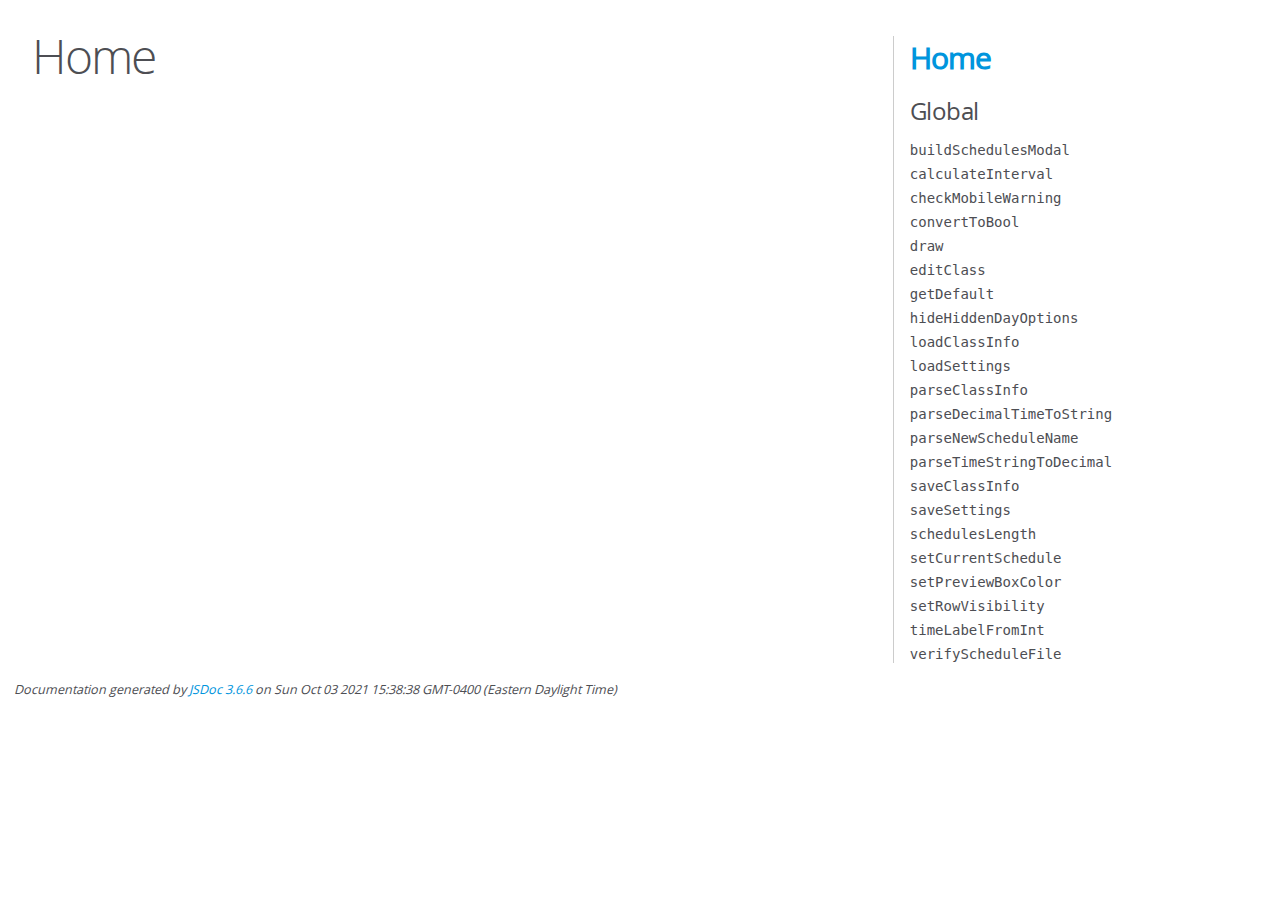
<file: docs/index.html>
<!DOCTYPE html>
<html lang="en">
<head>
    <meta charset="utf-8">
    <title>JSDoc: Home</title>

    <script src="scripts/prettify/prettify.js"> </script>
    <script src="scripts/prettify/lang-css.js"> </script>
    <!--[if lt IE 9]>
      <script src="//html5shiv.googlecode.com/svn/trunk/html5.js"></script>
    <![endif]-->
    <link type="text/css" rel="stylesheet" href="styles/prettify-tomorrow.css">
    <link type="text/css" rel="stylesheet" href="styles/jsdoc-default.css">
</head>

<body>

<div id="main">

    <h1 class="page-title">Home</h1>

    



    


    <h3> </h3>










    









</div>

<nav>
    <h2><a href="index.html">Home</a></h2><h3>Global</h3><ul><li><a href="global.html#buildSchedulesModal">buildSchedulesModal</a></li><li><a href="global.html#calculateInterval">calculateInterval</a></li><li><a href="global.html#checkMobileWarning">checkMobileWarning</a></li><li><a href="global.html#convertToBool">convertToBool</a></li><li><a href="global.html#draw">draw</a></li><li><a href="global.html#editClass">editClass</a></li><li><a href="global.html#getDefault">getDefault</a></li><li><a href="global.html#hideHiddenDayOptions">hideHiddenDayOptions</a></li><li><a href="global.html#loadClassInfo">loadClassInfo</a></li><li><a href="global.html#loadSettings">loadSettings</a></li><li><a href="global.html#parseClassInfo">parseClassInfo</a></li><li><a href="global.html#parseDecimalTimeToString">parseDecimalTimeToString</a></li><li><a href="global.html#parseNewScheduleName">parseNewScheduleName</a></li><li><a href="global.html#parseTimeStringToDecimal">parseTimeStringToDecimal</a></li><li><a href="global.html#saveClassInfo">saveClassInfo</a></li><li><a href="global.html#saveSettings">saveSettings</a></li><li><a href="global.html#schedulesLength">schedulesLength</a></li><li><a href="global.html#setCurrentSchedule">setCurrentSchedule</a></li><li><a href="global.html#setPreviewBoxColor">setPreviewBoxColor</a></li><li><a href="global.html#setRowVisibility">setRowVisibility</a></li><li><a href="global.html#timeLabelFromInt">timeLabelFromInt</a></li><li><a href="global.html#verifyScheduleFile">verifyScheduleFile</a></li></ul>
</nav>

<br class="clear">

<footer>
    Documentation generated by <a href="https://github.com/jsdoc/jsdoc">JSDoc 3.6.6</a> on Sun Oct 03 2021 15:38:38 GMT-0400 (Eastern Daylight Time)
</footer>

<script> prettyPrint(); </script>
<script src="scripts/linenumber.js"> </script>
</body>
</html>
</file>
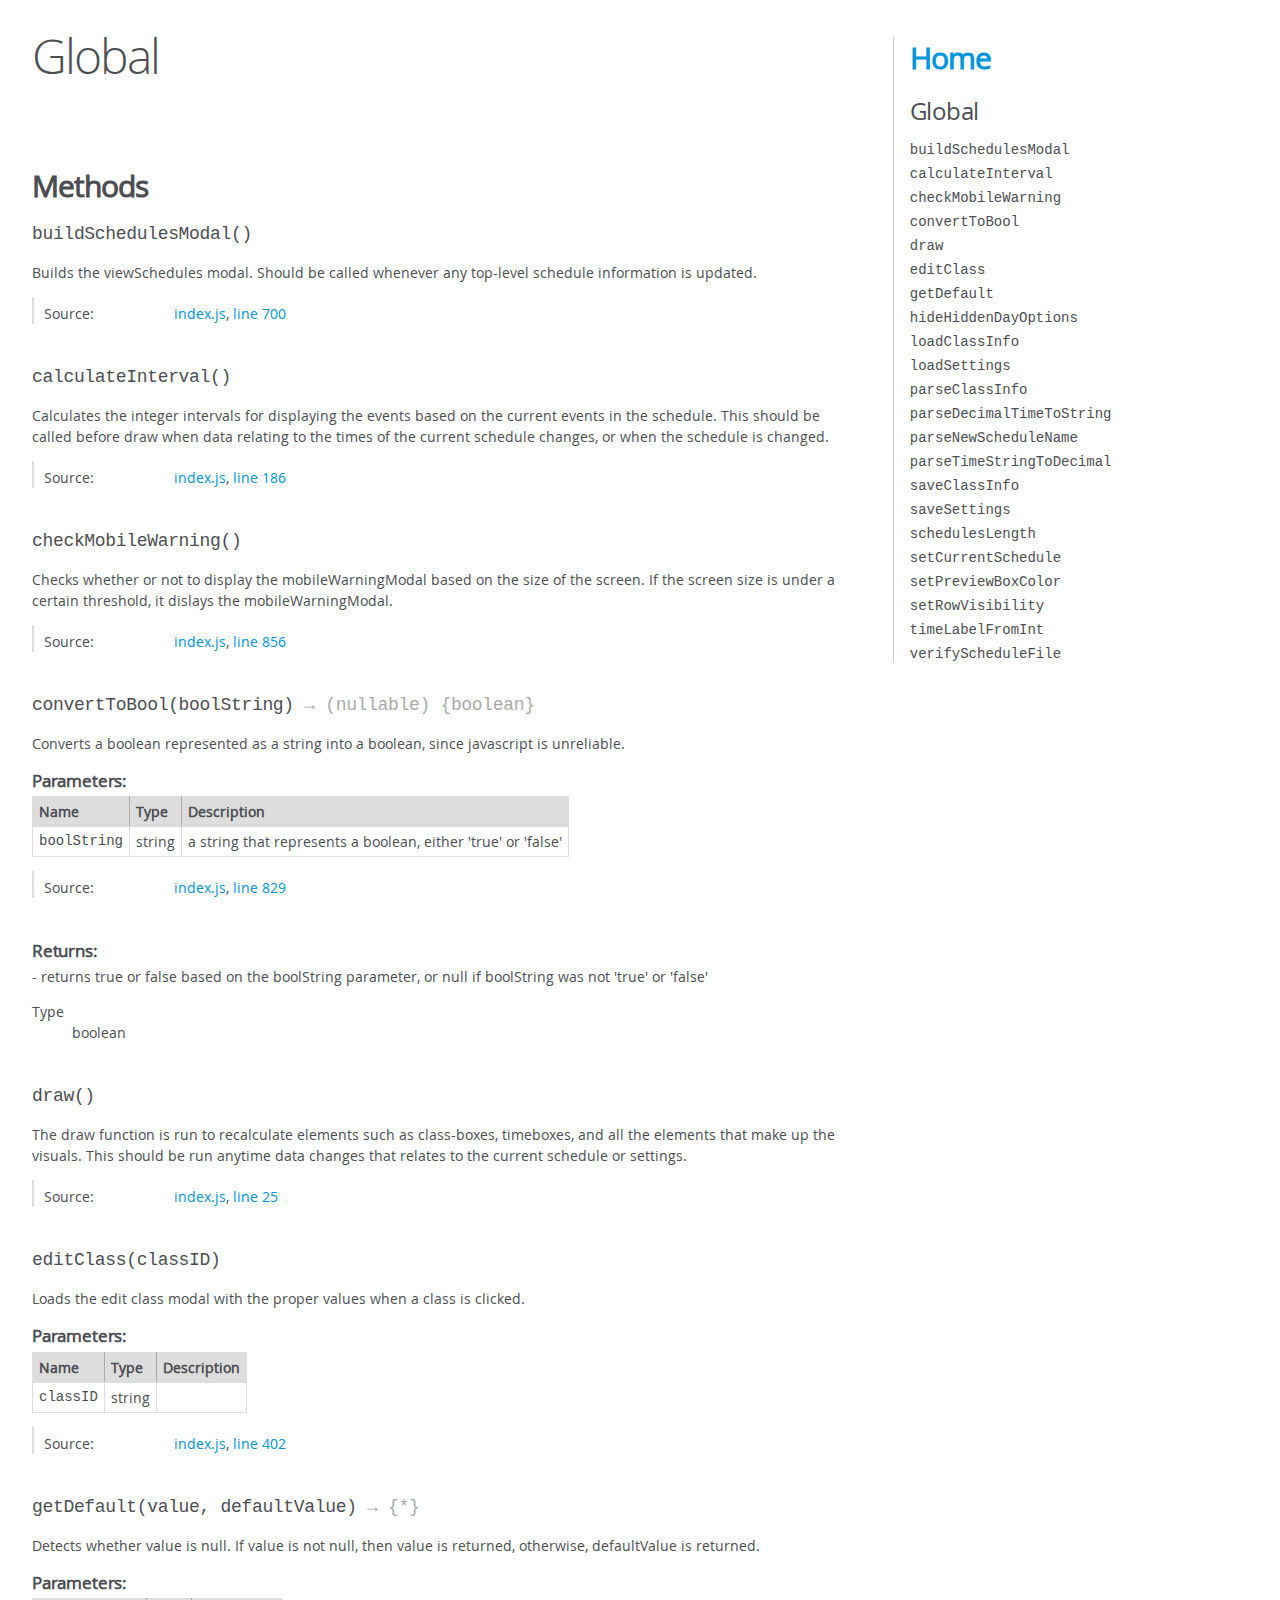
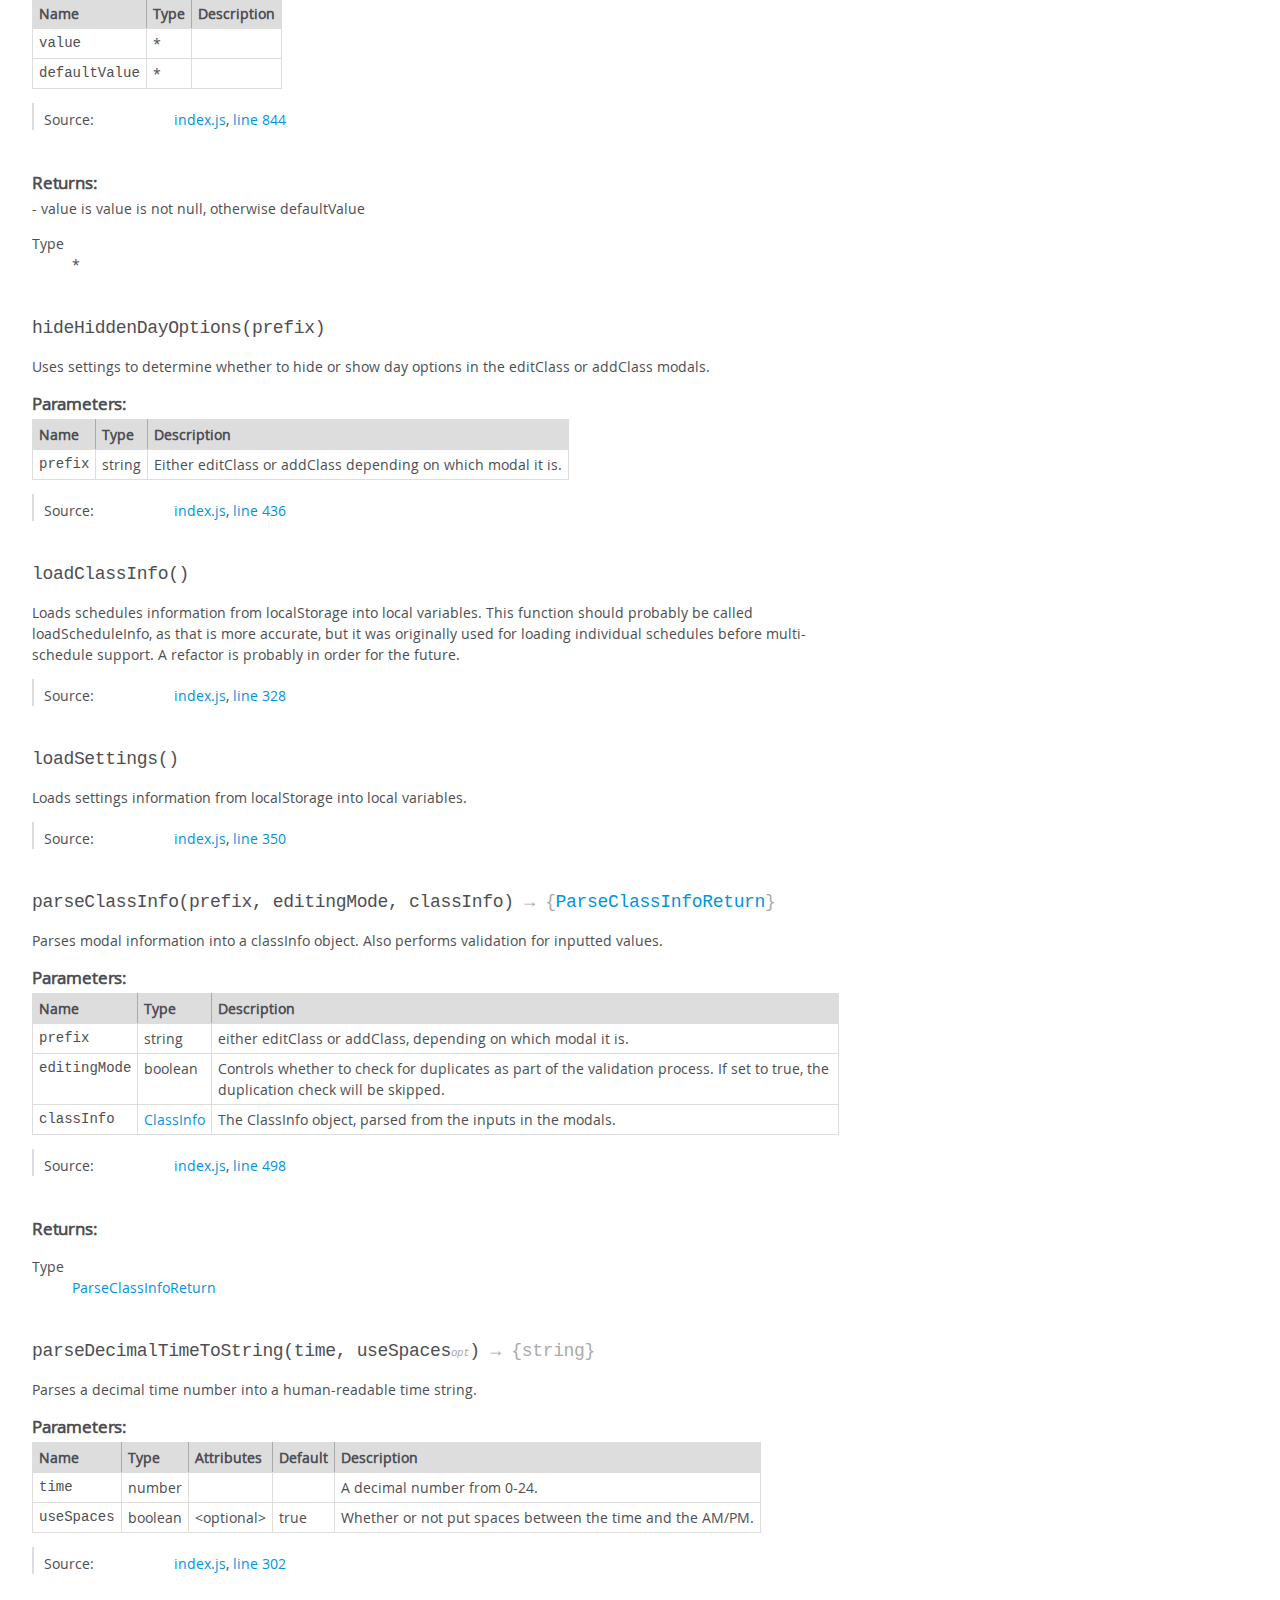
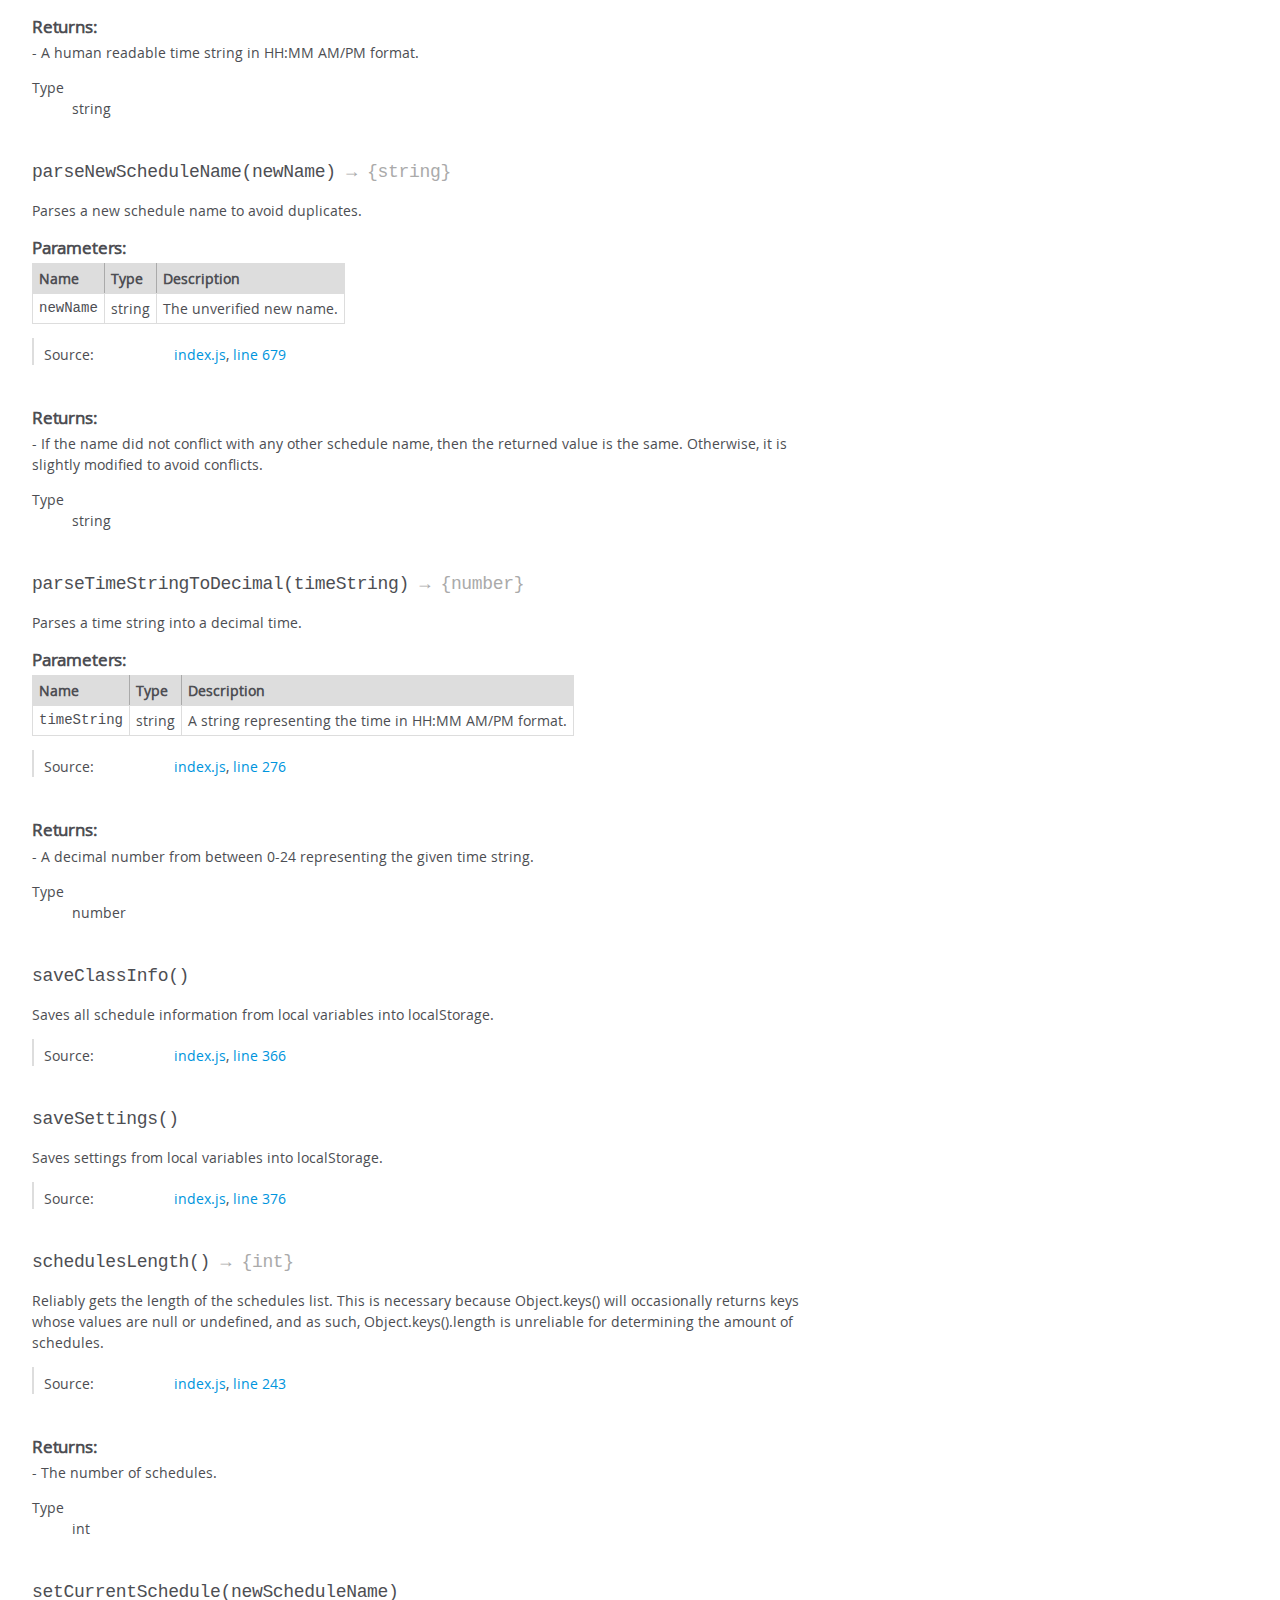
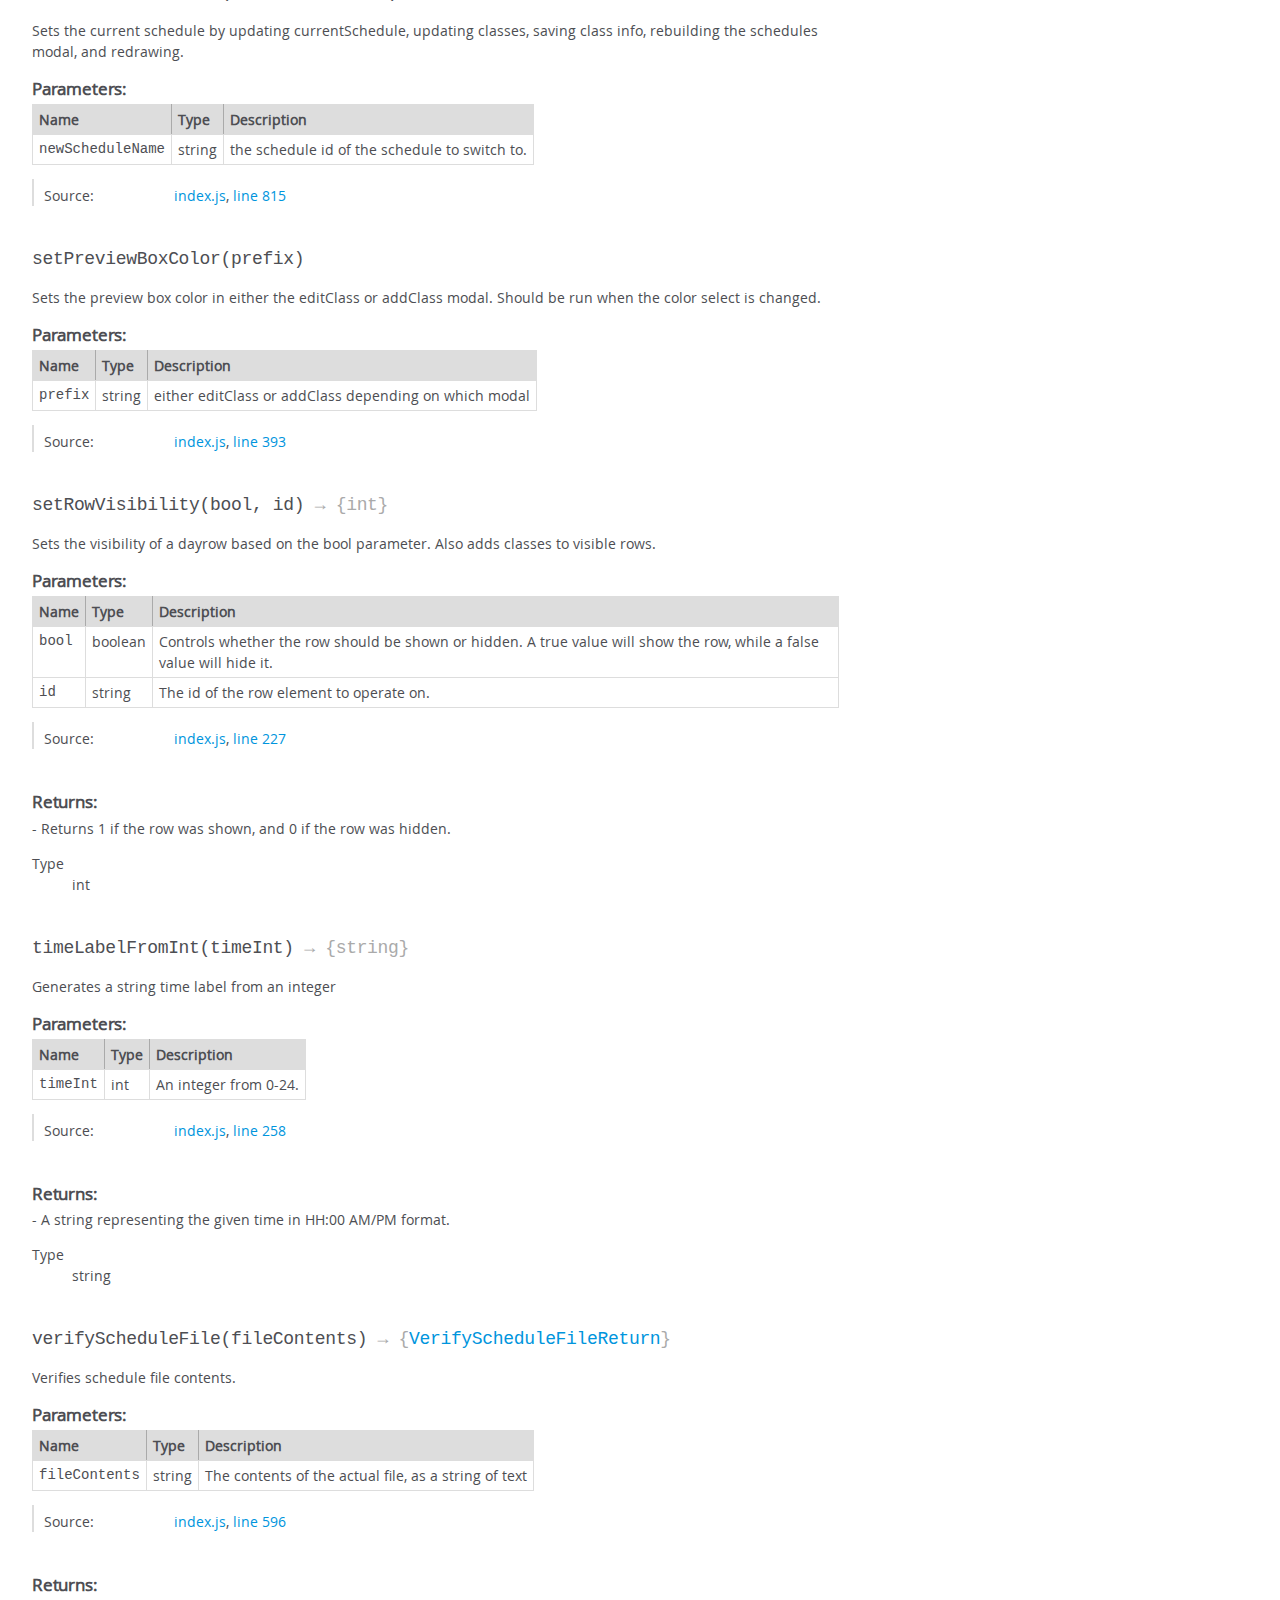
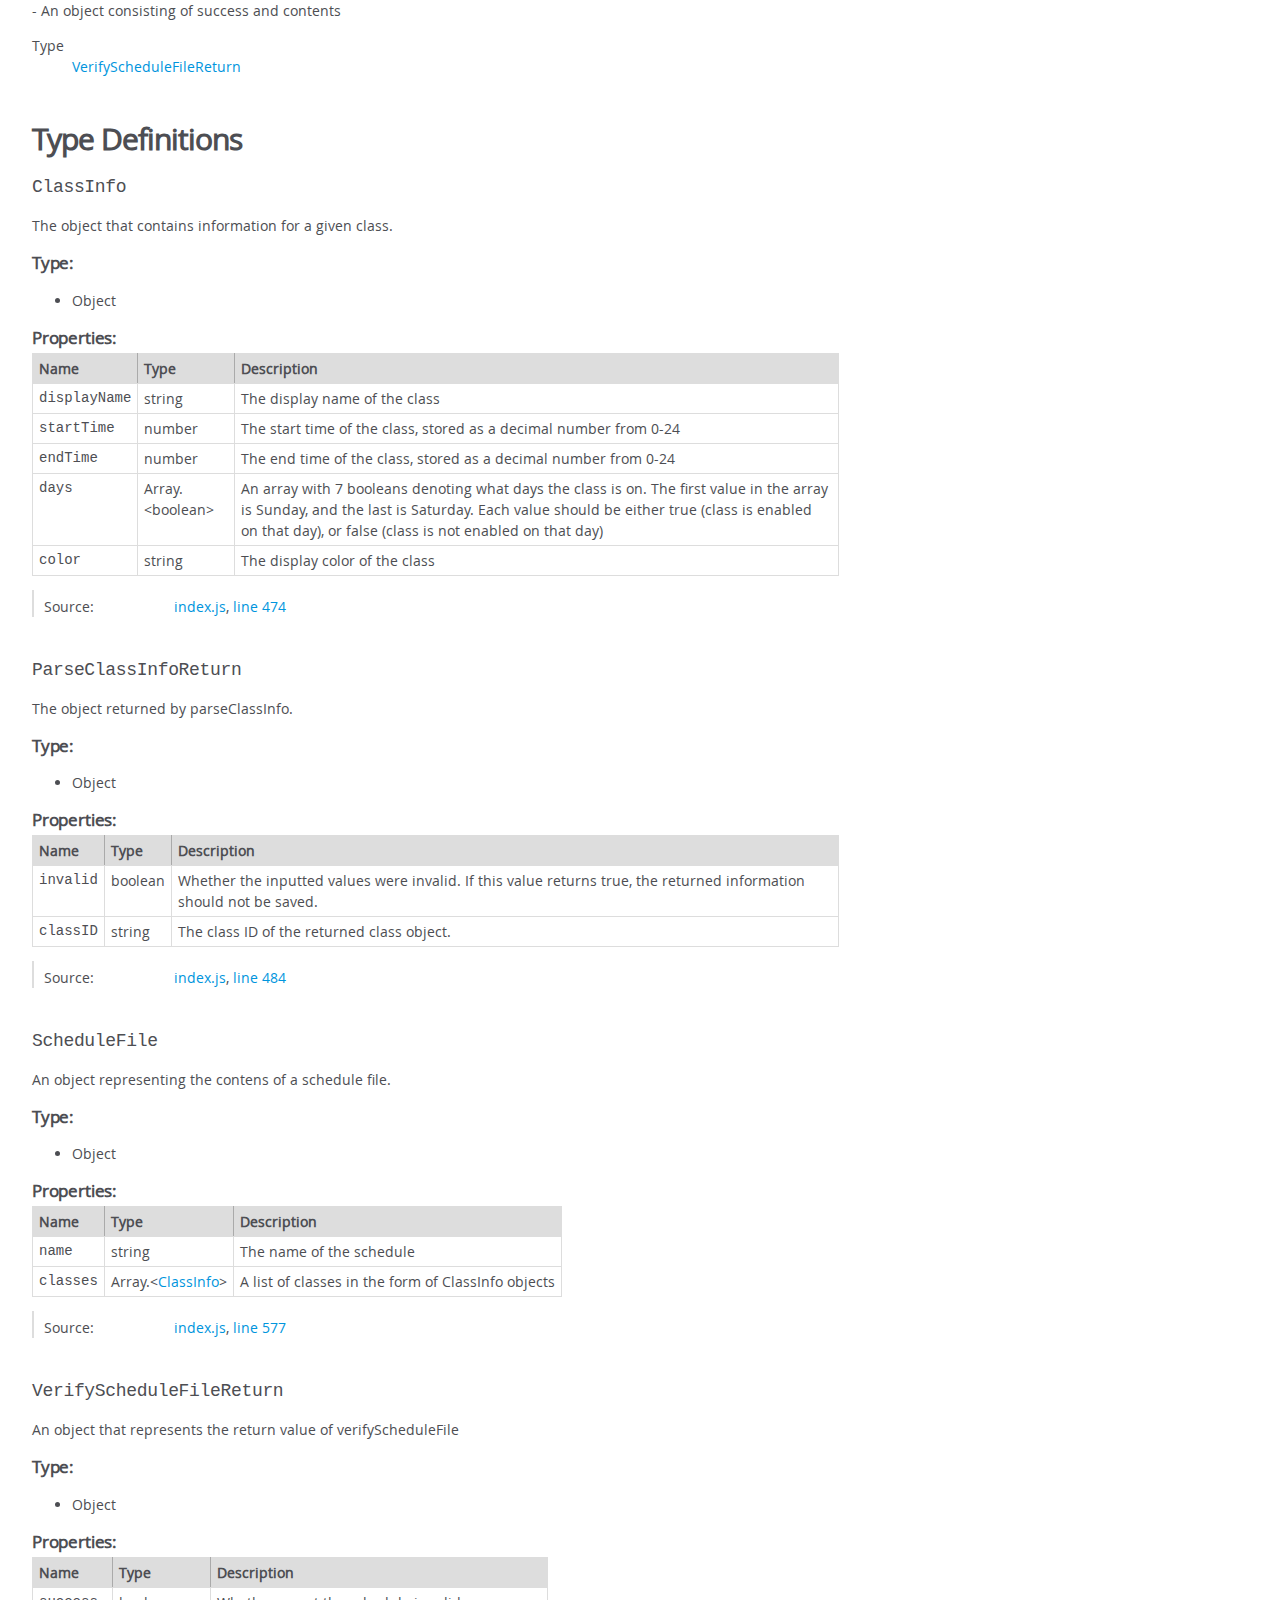
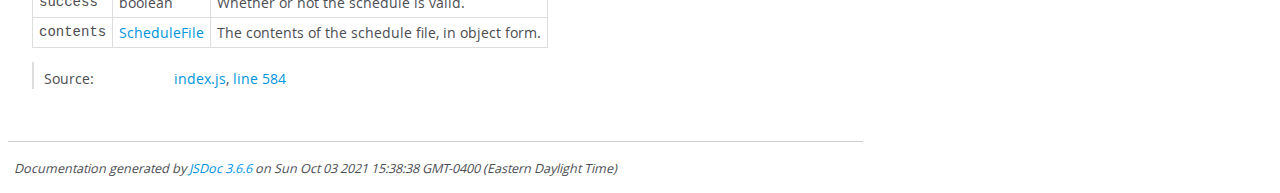
<file: docs/global.html>
<!DOCTYPE html>
<html lang="en">
<head>
    <meta charset="utf-8">
    <title>JSDoc: Global</title>

    <script src="scripts/prettify/prettify.js"> </script>
    <script src="scripts/prettify/lang-css.js"> </script>
    <!--[if lt IE 9]>
      <script src="//html5shiv.googlecode.com/svn/trunk/html5.js"></script>
    <![endif]-->
    <link type="text/css" rel="stylesheet" href="styles/prettify-tomorrow.css">
    <link type="text/css" rel="stylesheet" href="styles/jsdoc-default.css">
</head>

<body>

<div id="main">

    <h1 class="page-title">Global</h1>

    




<section>

<header>
    
        <h2></h2>
        
    
</header>

<article>
    <div class="container-overview">
    
        

        


<dl class="details">

    

    

    

    

    

    

    

    

    

    

    

    

    

    

    

    
</dl>


        
    
    </div>

    

    

    

    

    

    

    

    
        <h3 class="subsection-title">Methods</h3>

        
            

    

    
    <h4 class="name" id="buildSchedulesModal"><span class="type-signature"></span>buildSchedulesModal<span class="signature">()</span><span class="type-signature"></span></h4>
    

    



<div class="description">
    Builds the viewSchedules modal. Should be called whenever any top-level schedule information is updated.
</div>













<dl class="details">

    

    

    

    

    

    

    

    

    

    

    

    

    
    <dt class="tag-source">Source:</dt>
    <dd class="tag-source"><ul class="dummy"><li>
        <a href="index.js.html">index.js</a>, <a href="index.js.html#line700">line 700</a>
    </li></ul></dd>
    

    

    

    
</dl>




















        
            

    

    
    <h4 class="name" id="calculateInterval"><span class="type-signature"></span>calculateInterval<span class="signature">()</span><span class="type-signature"></span></h4>
    

    



<div class="description">
    Calculates the integer intervals for displaying the events based on the current events in the schedule.
This should be called before draw when data relating to the times of the current schedule changes, or when the schedule is changed.
</div>













<dl class="details">

    

    

    

    

    

    

    

    

    

    

    

    

    
    <dt class="tag-source">Source:</dt>
    <dd class="tag-source"><ul class="dummy"><li>
        <a href="index.js.html">index.js</a>, <a href="index.js.html#line186">line 186</a>
    </li></ul></dd>
    

    

    

    
</dl>




















        
            

    

    
    <h4 class="name" id="checkMobileWarning"><span class="type-signature"></span>checkMobileWarning<span class="signature">()</span><span class="type-signature"></span></h4>
    

    



<div class="description">
    Checks whether or not to display the mobileWarningModal based on the size of the screen.
If the screen size is under a certain threshold, it dislays the mobileWarningModal.
</div>













<dl class="details">

    

    

    

    

    

    

    

    

    

    

    

    

    
    <dt class="tag-source">Source:</dt>
    <dd class="tag-source"><ul class="dummy"><li>
        <a href="index.js.html">index.js</a>, <a href="index.js.html#line856">line 856</a>
    </li></ul></dd>
    

    

    

    
</dl>




















        
            

    

    
    <h4 class="name" id="convertToBool"><span class="type-signature"></span>convertToBool<span class="signature">(boolString)</span><span class="type-signature"> &rarr; (nullable) {boolean}</span></h4>
    

    



<div class="description">
    Converts a boolean represented as a string into a boolean, since javascript is unreliable.
</div>









    <h5>Parameters:</h5>
    

<table class="params">
    <thead>
    <tr>
        
        <th>Name</th>
        

        <th>Type</th>

        

        

        <th class="last">Description</th>
    </tr>
    </thead>

    <tbody>
    

        <tr>
            
                <td class="name"><code>boolString</code></td>
            

            <td class="type">
            
                
<span class="param-type">string</span>


            
            </td>

            

            

            <td class="description last">a string that represents a boolean, either 'true' or 'false'</td>
        </tr>

    
    </tbody>
</table>






<dl class="details">

    

    

    

    

    

    

    

    

    

    

    

    

    
    <dt class="tag-source">Source:</dt>
    <dd class="tag-source"><ul class="dummy"><li>
        <a href="index.js.html">index.js</a>, <a href="index.js.html#line829">line 829</a>
    </li></ul></dd>
    

    

    

    
</dl>















<h5>Returns:</h5>

        
<div class="param-desc">
    - returns true or false based on the boolString parameter, or null if boolString was not 'true' or 'false'
</div>



<dl>
    <dt>
        Type
    </dt>
    <dd>
        
<span class="param-type">boolean</span>


    </dd>
</dl>

    





        
            

    

    
    <h4 class="name" id="draw"><span class="type-signature"></span>draw<span class="signature">()</span><span class="type-signature"></span></h4>
    

    



<div class="description">
    The draw function is run to recalculate elements such as class-boxes, timeboxes, and all the elements that make up the visuals.
This should be run anytime data changes that relates to the current schedule or settings.
</div>













<dl class="details">

    

    

    

    

    

    

    

    

    

    

    

    

    
    <dt class="tag-source">Source:</dt>
    <dd class="tag-source"><ul class="dummy"><li>
        <a href="index.js.html">index.js</a>, <a href="index.js.html#line25">line 25</a>
    </li></ul></dd>
    

    

    

    
</dl>




















        
            

    

    
    <h4 class="name" id="editClass"><span class="type-signature"></span>editClass<span class="signature">(classID)</span><span class="type-signature"></span></h4>
    

    



<div class="description">
    Loads the edit class modal with the proper values when a class is clicked.
</div>









    <h5>Parameters:</h5>
    

<table class="params">
    <thead>
    <tr>
        
        <th>Name</th>
        

        <th>Type</th>

        

        

        <th class="last">Description</th>
    </tr>
    </thead>

    <tbody>
    

        <tr>
            
                <td class="name"><code>classID</code></td>
            

            <td class="type">
            
                
<span class="param-type">string</span>


            
            </td>

            

            

            <td class="description last"></td>
        </tr>

    
    </tbody>
</table>






<dl class="details">

    

    

    

    

    

    

    

    

    

    

    

    

    
    <dt class="tag-source">Source:</dt>
    <dd class="tag-source"><ul class="dummy"><li>
        <a href="index.js.html">index.js</a>, <a href="index.js.html#line402">line 402</a>
    </li></ul></dd>
    

    

    

    
</dl>




















        
            

    

    
    <h4 class="name" id="getDefault"><span class="type-signature"></span>getDefault<span class="signature">(value, defaultValue)</span><span class="type-signature"> &rarr; {*}</span></h4>
    

    



<div class="description">
    Detects whether value is null. If value is not null, then value is returned, otherwise, defaultValue is returned.
</div>









    <h5>Parameters:</h5>
    

<table class="params">
    <thead>
    <tr>
        
        <th>Name</th>
        

        <th>Type</th>

        

        

        <th class="last">Description</th>
    </tr>
    </thead>

    <tbody>
    

        <tr>
            
                <td class="name"><code>value</code></td>
            

            <td class="type">
            
                
<span class="param-type">*</span>


            
            </td>

            

            

            <td class="description last"></td>
        </tr>

    

        <tr>
            
                <td class="name"><code>defaultValue</code></td>
            

            <td class="type">
            
                
<span class="param-type">*</span>


            
            </td>

            

            

            <td class="description last"></td>
        </tr>

    
    </tbody>
</table>






<dl class="details">

    

    

    

    

    

    

    

    

    

    

    

    

    
    <dt class="tag-source">Source:</dt>
    <dd class="tag-source"><ul class="dummy"><li>
        <a href="index.js.html">index.js</a>, <a href="index.js.html#line844">line 844</a>
    </li></ul></dd>
    

    

    

    
</dl>















<h5>Returns:</h5>

        
<div class="param-desc">
    - value is value is not null, otherwise defaultValue
</div>



<dl>
    <dt>
        Type
    </dt>
    <dd>
        
<span class="param-type">*</span>


    </dd>
</dl>

    





        
            

    

    
    <h4 class="name" id="hideHiddenDayOptions"><span class="type-signature"></span>hideHiddenDayOptions<span class="signature">(prefix)</span><span class="type-signature"></span></h4>
    

    



<div class="description">
    Uses settings to determine whether to hide or show day options in the editClass or addClass modals.
</div>









    <h5>Parameters:</h5>
    

<table class="params">
    <thead>
    <tr>
        
        <th>Name</th>
        

        <th>Type</th>

        

        

        <th class="last">Description</th>
    </tr>
    </thead>

    <tbody>
    

        <tr>
            
                <td class="name"><code>prefix</code></td>
            

            <td class="type">
            
                
<span class="param-type">string</span>


            
            </td>

            

            

            <td class="description last">Either editClass or addClass depending on which modal it is.</td>
        </tr>

    
    </tbody>
</table>






<dl class="details">

    

    

    

    

    

    

    

    

    

    

    

    

    
    <dt class="tag-source">Source:</dt>
    <dd class="tag-source"><ul class="dummy"><li>
        <a href="index.js.html">index.js</a>, <a href="index.js.html#line436">line 436</a>
    </li></ul></dd>
    

    

    

    
</dl>




















        
            

    

    
    <h4 class="name" id="loadClassInfo"><span class="type-signature"></span>loadClassInfo<span class="signature">()</span><span class="type-signature"></span></h4>
    

    



<div class="description">
    Loads schedules information from localStorage into local variables.
This function should probably be called loadScheduleInfo, as that is more accurate, but it was originally used for loading individual schedules before multi-schedule support. A refactor is probably in order for the future.
</div>













<dl class="details">

    

    

    

    

    

    

    

    

    

    

    

    

    
    <dt class="tag-source">Source:</dt>
    <dd class="tag-source"><ul class="dummy"><li>
        <a href="index.js.html">index.js</a>, <a href="index.js.html#line328">line 328</a>
    </li></ul></dd>
    

    

    

    
</dl>




















        
            

    

    
    <h4 class="name" id="loadSettings"><span class="type-signature"></span>loadSettings<span class="signature">()</span><span class="type-signature"></span></h4>
    

    



<div class="description">
    Loads settings information from localStorage into local variables.
</div>













<dl class="details">

    

    

    

    

    

    

    

    

    

    

    

    

    
    <dt class="tag-source">Source:</dt>
    <dd class="tag-source"><ul class="dummy"><li>
        <a href="index.js.html">index.js</a>, <a href="index.js.html#line350">line 350</a>
    </li></ul></dd>
    

    

    

    
</dl>




















        
            

    

    
    <h4 class="name" id="parseClassInfo"><span class="type-signature"></span>parseClassInfo<span class="signature">(prefix, editingMode, classInfo)</span><span class="type-signature"> &rarr; {<a href="global.html#ParseClassInfoReturn">ParseClassInfoReturn</a>}</span></h4>
    

    



<div class="description">
    Parses modal information into a classInfo object. Also performs validation for inputted values.
</div>









    <h5>Parameters:</h5>
    

<table class="params">
    <thead>
    <tr>
        
        <th>Name</th>
        

        <th>Type</th>

        

        

        <th class="last">Description</th>
    </tr>
    </thead>

    <tbody>
    

        <tr>
            
                <td class="name"><code>prefix</code></td>
            

            <td class="type">
            
                
<span class="param-type">string</span>


            
            </td>

            

            

            <td class="description last">either editClass or addClass, depending on which modal it is.</td>
        </tr>

    

        <tr>
            
                <td class="name"><code>editingMode</code></td>
            

            <td class="type">
            
                
<span class="param-type">boolean</span>


            
            </td>

            

            

            <td class="description last">Controls whether to check for duplicates as part of the validation process. If set to true, the duplication check will be skipped.</td>
        </tr>

    

        <tr>
            
                <td class="name"><code>classInfo</code></td>
            

            <td class="type">
            
                
<span class="param-type"><a href="global.html#ClassInfo">ClassInfo</a></span>


            
            </td>

            

            

            <td class="description last">The ClassInfo object, parsed from the inputs in the modals.</td>
        </tr>

    
    </tbody>
</table>






<dl class="details">

    

    

    

    

    

    

    

    

    

    

    

    

    
    <dt class="tag-source">Source:</dt>
    <dd class="tag-source"><ul class="dummy"><li>
        <a href="index.js.html">index.js</a>, <a href="index.js.html#line498">line 498</a>
    </li></ul></dd>
    

    

    

    
</dl>















<h5>Returns:</h5>

        


<dl>
    <dt>
        Type
    </dt>
    <dd>
        
<span class="param-type"><a href="global.html#ParseClassInfoReturn">ParseClassInfoReturn</a></span>


    </dd>
</dl>

    





        
            

    

    
    <h4 class="name" id="parseDecimalTimeToString"><span class="type-signature"></span>parseDecimalTimeToString<span class="signature">(time, useSpaces<span class="signature-attributes">opt</span>)</span><span class="type-signature"> &rarr; {string}</span></h4>
    

    



<div class="description">
    Parses a decimal time number into a human-readable time string.
</div>









    <h5>Parameters:</h5>
    

<table class="params">
    <thead>
    <tr>
        
        <th>Name</th>
        

        <th>Type</th>

        
        <th>Attributes</th>
        

        
        <th>Default</th>
        

        <th class="last">Description</th>
    </tr>
    </thead>

    <tbody>
    

        <tr>
            
                <td class="name"><code>time</code></td>
            

            <td class="type">
            
                
<span class="param-type">number</span>


            
            </td>

            
                <td class="attributes">
                

                

                
                </td>
            

            
                <td class="default">
                
                </td>
            

            <td class="description last">A decimal number from 0-24.</td>
        </tr>

    

        <tr>
            
                <td class="name"><code>useSpaces</code></td>
            

            <td class="type">
            
                
<span class="param-type">boolean</span>


            
            </td>

            
                <td class="attributes">
                
                    &lt;optional><br>
                

                

                
                </td>
            

            
                <td class="default">
                
                    true
                
                </td>
            

            <td class="description last">Whether or not put spaces between the time and the AM/PM.</td>
        </tr>

    
    </tbody>
</table>






<dl class="details">

    

    

    

    

    

    

    

    

    

    

    

    

    
    <dt class="tag-source">Source:</dt>
    <dd class="tag-source"><ul class="dummy"><li>
        <a href="index.js.html">index.js</a>, <a href="index.js.html#line302">line 302</a>
    </li></ul></dd>
    

    

    

    
</dl>















<h5>Returns:</h5>

        
<div class="param-desc">
    - A human readable time string in HH:MM AM/PM format.
</div>



<dl>
    <dt>
        Type
    </dt>
    <dd>
        
<span class="param-type">string</span>


    </dd>
</dl>

    





        
            

    

    
    <h4 class="name" id="parseNewScheduleName"><span class="type-signature"></span>parseNewScheduleName<span class="signature">(newName)</span><span class="type-signature"> &rarr; {string}</span></h4>
    

    



<div class="description">
    Parses a new schedule name to avoid duplicates.
</div>









    <h5>Parameters:</h5>
    

<table class="params">
    <thead>
    <tr>
        
        <th>Name</th>
        

        <th>Type</th>

        

        

        <th class="last">Description</th>
    </tr>
    </thead>

    <tbody>
    

        <tr>
            
                <td class="name"><code>newName</code></td>
            

            <td class="type">
            
                
<span class="param-type">string</span>


            
            </td>

            

            

            <td class="description last">The unverified new name.</td>
        </tr>

    
    </tbody>
</table>






<dl class="details">

    

    

    

    

    

    

    

    

    

    

    

    

    
    <dt class="tag-source">Source:</dt>
    <dd class="tag-source"><ul class="dummy"><li>
        <a href="index.js.html">index.js</a>, <a href="index.js.html#line679">line 679</a>
    </li></ul></dd>
    

    

    

    
</dl>















<h5>Returns:</h5>

        
<div class="param-desc">
    - If the name did not conflict with any other schedule name, then the returned value is the same. Otherwise, it is slightly modified to avoid conflicts.
</div>



<dl>
    <dt>
        Type
    </dt>
    <dd>
        
<span class="param-type">string</span>


    </dd>
</dl>

    





        
            

    

    
    <h4 class="name" id="parseTimeStringToDecimal"><span class="type-signature"></span>parseTimeStringToDecimal<span class="signature">(timeString)</span><span class="type-signature"> &rarr; {number}</span></h4>
    

    



<div class="description">
    Parses a time string into a decimal time.
</div>









    <h5>Parameters:</h5>
    

<table class="params">
    <thead>
    <tr>
        
        <th>Name</th>
        

        <th>Type</th>

        

        

        <th class="last">Description</th>
    </tr>
    </thead>

    <tbody>
    

        <tr>
            
                <td class="name"><code>timeString</code></td>
            

            <td class="type">
            
                
<span class="param-type">string</span>


            
            </td>

            

            

            <td class="description last">A string representing the time in HH:MM AM/PM format.</td>
        </tr>

    
    </tbody>
</table>






<dl class="details">

    

    

    

    

    

    

    

    

    

    

    

    

    
    <dt class="tag-source">Source:</dt>
    <dd class="tag-source"><ul class="dummy"><li>
        <a href="index.js.html">index.js</a>, <a href="index.js.html#line276">line 276</a>
    </li></ul></dd>
    

    

    

    
</dl>















<h5>Returns:</h5>

        
<div class="param-desc">
    - A decimal number from between 0-24 representing the given time string.
</div>



<dl>
    <dt>
        Type
    </dt>
    <dd>
        
<span class="param-type">number</span>


    </dd>
</dl>

    





        
            

    

    
    <h4 class="name" id="saveClassInfo"><span class="type-signature"></span>saveClassInfo<span class="signature">()</span><span class="type-signature"></span></h4>
    

    



<div class="description">
    Saves all schedule information from local variables into localStorage.
</div>













<dl class="details">

    

    

    

    

    

    

    

    

    

    

    

    

    
    <dt class="tag-source">Source:</dt>
    <dd class="tag-source"><ul class="dummy"><li>
        <a href="index.js.html">index.js</a>, <a href="index.js.html#line366">line 366</a>
    </li></ul></dd>
    

    

    

    
</dl>




















        
            

    

    
    <h4 class="name" id="saveSettings"><span class="type-signature"></span>saveSettings<span class="signature">()</span><span class="type-signature"></span></h4>
    

    



<div class="description">
    Saves settings from local variables into localStorage.
</div>













<dl class="details">

    

    

    

    

    

    

    

    

    

    

    

    

    
    <dt class="tag-source">Source:</dt>
    <dd class="tag-source"><ul class="dummy"><li>
        <a href="index.js.html">index.js</a>, <a href="index.js.html#line376">line 376</a>
    </li></ul></dd>
    

    

    

    
</dl>




















        
            

    

    
    <h4 class="name" id="schedulesLength"><span class="type-signature"></span>schedulesLength<span class="signature">()</span><span class="type-signature"> &rarr; {int}</span></h4>
    

    



<div class="description">
    Reliably gets the length of the schedules list. This is necessary because Object.keys() will occasionally returns keys whose values are null or undefined, and as such, Object.keys().length is unreliable for determining the amount of schedules.
</div>













<dl class="details">

    

    

    

    

    

    

    

    

    

    

    

    

    
    <dt class="tag-source">Source:</dt>
    <dd class="tag-source"><ul class="dummy"><li>
        <a href="index.js.html">index.js</a>, <a href="index.js.html#line243">line 243</a>
    </li></ul></dd>
    

    

    

    
</dl>















<h5>Returns:</h5>

        
<div class="param-desc">
    - The number of schedules.
</div>



<dl>
    <dt>
        Type
    </dt>
    <dd>
        
<span class="param-type">int</span>


    </dd>
</dl>

    





        
            

    

    
    <h4 class="name" id="setCurrentSchedule"><span class="type-signature"></span>setCurrentSchedule<span class="signature">(newScheduleName)</span><span class="type-signature"></span></h4>
    

    



<div class="description">
    Sets the current schedule by updating currentSchedule, updating classes, saving class info, rebuilding the schedules modal, and redrawing.
</div>









    <h5>Parameters:</h5>
    

<table class="params">
    <thead>
    <tr>
        
        <th>Name</th>
        

        <th>Type</th>

        

        

        <th class="last">Description</th>
    </tr>
    </thead>

    <tbody>
    

        <tr>
            
                <td class="name"><code>newScheduleName</code></td>
            

            <td class="type">
            
                
<span class="param-type">string</span>


            
            </td>

            

            

            <td class="description last">the schedule id of the schedule to switch to.</td>
        </tr>

    
    </tbody>
</table>






<dl class="details">

    

    

    

    

    

    

    

    

    

    

    

    

    
    <dt class="tag-source">Source:</dt>
    <dd class="tag-source"><ul class="dummy"><li>
        <a href="index.js.html">index.js</a>, <a href="index.js.html#line815">line 815</a>
    </li></ul></dd>
    

    

    

    
</dl>




















        
            

    

    
    <h4 class="name" id="setPreviewBoxColor"><span class="type-signature"></span>setPreviewBoxColor<span class="signature">(prefix)</span><span class="type-signature"></span></h4>
    

    



<div class="description">
    Sets the preview box color in either the editClass or addClass modal.
Should be run when the color select is changed.
</div>









    <h5>Parameters:</h5>
    

<table class="params">
    <thead>
    <tr>
        
        <th>Name</th>
        

        <th>Type</th>

        

        

        <th class="last">Description</th>
    </tr>
    </thead>

    <tbody>
    

        <tr>
            
                <td class="name"><code>prefix</code></td>
            

            <td class="type">
            
                
<span class="param-type">string</span>


            
            </td>

            

            

            <td class="description last">either editClass or addClass depending on which modal</td>
        </tr>

    
    </tbody>
</table>






<dl class="details">

    

    

    

    

    

    

    

    

    

    

    

    

    
    <dt class="tag-source">Source:</dt>
    <dd class="tag-source"><ul class="dummy"><li>
        <a href="index.js.html">index.js</a>, <a href="index.js.html#line393">line 393</a>
    </li></ul></dd>
    

    

    

    
</dl>




















        
            

    

    
    <h4 class="name" id="setRowVisibility"><span class="type-signature"></span>setRowVisibility<span class="signature">(bool, id)</span><span class="type-signature"> &rarr; {int}</span></h4>
    

    



<div class="description">
    Sets the visibility of a dayrow based on the bool parameter. Also adds classes to visible rows.
</div>









    <h5>Parameters:</h5>
    

<table class="params">
    <thead>
    <tr>
        
        <th>Name</th>
        

        <th>Type</th>

        

        

        <th class="last">Description</th>
    </tr>
    </thead>

    <tbody>
    

        <tr>
            
                <td class="name"><code>bool</code></td>
            

            <td class="type">
            
                
<span class="param-type">boolean</span>


            
            </td>

            

            

            <td class="description last">Controls whether the row should be shown or hidden. A true value will show the row, while a false value will hide it.</td>
        </tr>

    

        <tr>
            
                <td class="name"><code>id</code></td>
            

            <td class="type">
            
                
<span class="param-type">string</span>


            
            </td>

            

            

            <td class="description last">The id of the row element to operate on.</td>
        </tr>

    
    </tbody>
</table>






<dl class="details">

    

    

    

    

    

    

    

    

    

    

    

    

    
    <dt class="tag-source">Source:</dt>
    <dd class="tag-source"><ul class="dummy"><li>
        <a href="index.js.html">index.js</a>, <a href="index.js.html#line227">line 227</a>
    </li></ul></dd>
    

    

    

    
</dl>















<h5>Returns:</h5>

        
<div class="param-desc">
    - Returns 1 if the row was shown, and 0 if the row was hidden.
</div>



<dl>
    <dt>
        Type
    </dt>
    <dd>
        
<span class="param-type">int</span>


    </dd>
</dl>

    





        
            

    

    
    <h4 class="name" id="timeLabelFromInt"><span class="type-signature"></span>timeLabelFromInt<span class="signature">(timeInt)</span><span class="type-signature"> &rarr; {string}</span></h4>
    

    



<div class="description">
    Generates a string time label from an integer
</div>









    <h5>Parameters:</h5>
    

<table class="params">
    <thead>
    <tr>
        
        <th>Name</th>
        

        <th>Type</th>

        

        

        <th class="last">Description</th>
    </tr>
    </thead>

    <tbody>
    

        <tr>
            
                <td class="name"><code>timeInt</code></td>
            

            <td class="type">
            
                
<span class="param-type">int</span>


            
            </td>

            

            

            <td class="description last">An integer from 0-24.</td>
        </tr>

    
    </tbody>
</table>






<dl class="details">

    

    

    

    

    

    

    

    

    

    

    

    

    
    <dt class="tag-source">Source:</dt>
    <dd class="tag-source"><ul class="dummy"><li>
        <a href="index.js.html">index.js</a>, <a href="index.js.html#line258">line 258</a>
    </li></ul></dd>
    

    

    

    
</dl>















<h5>Returns:</h5>

        
<div class="param-desc">
    - A string representing the given time in HH:00 AM/PM format.
</div>



<dl>
    <dt>
        Type
    </dt>
    <dd>
        
<span class="param-type">string</span>


    </dd>
</dl>

    





        
            

    

    
    <h4 class="name" id="verifyScheduleFile"><span class="type-signature"></span>verifyScheduleFile<span class="signature">(fileContents)</span><span class="type-signature"> &rarr; {<a href="global.html#VerifyScheduleFileReturn">VerifyScheduleFileReturn</a>}</span></h4>
    

    



<div class="description">
    Verifies schedule file contents.
</div>









    <h5>Parameters:</h5>
    

<table class="params">
    <thead>
    <tr>
        
        <th>Name</th>
        

        <th>Type</th>

        

        

        <th class="last">Description</th>
    </tr>
    </thead>

    <tbody>
    

        <tr>
            
                <td class="name"><code>fileContents</code></td>
            

            <td class="type">
            
                
<span class="param-type">string</span>


            
            </td>

            

            

            <td class="description last">The contents of the actual file, as a string of text</td>
        </tr>

    
    </tbody>
</table>






<dl class="details">

    

    

    

    

    

    

    

    

    

    

    

    

    
    <dt class="tag-source">Source:</dt>
    <dd class="tag-source"><ul class="dummy"><li>
        <a href="index.js.html">index.js</a>, <a href="index.js.html#line596">line 596</a>
    </li></ul></dd>
    

    

    

    
</dl>















<h5>Returns:</h5>

        
<div class="param-desc">
    - An object consisting of success and contents
</div>



<dl>
    <dt>
        Type
    </dt>
    <dd>
        
<span class="param-type"><a href="global.html#VerifyScheduleFileReturn">VerifyScheduleFileReturn</a></span>


    </dd>
</dl>

    





        
    

    
        <h3 class="subsection-title">Type Definitions</h3>

        
                
<h4 class="name" id="ClassInfo">ClassInfo</h4>




<div class="description">
    The object that contains information for a given class.
</div>



    <h5>Type:</h5>
    <ul>
        <li>
            
<span class="param-type">Object</span>


        </li>
    </ul>





    <h5 class="subsection-title">Properties:</h5>

    

<table class="props">
    <thead>
    <tr>
        
        <th>Name</th>
        

        <th>Type</th>

        

        

        <th class="last">Description</th>
    </tr>
    </thead>

    <tbody>
    

        <tr>
            
                <td class="name"><code>displayName</code></td>
            

            <td class="type">
            
                
<span class="param-type">string</span>


            
            </td>

            

            

            <td class="description last">The display name of the class</td>
        </tr>

    

        <tr>
            
                <td class="name"><code>startTime</code></td>
            

            <td class="type">
            
                
<span class="param-type">number</span>


            
            </td>

            

            

            <td class="description last">The start time of the class, stored as a decimal number from 0-24</td>
        </tr>

    

        <tr>
            
                <td class="name"><code>endTime</code></td>
            

            <td class="type">
            
                
<span class="param-type">number</span>


            
            </td>

            

            

            <td class="description last">The end time of the class, stored as a decimal number from 0-24</td>
        </tr>

    

        <tr>
            
                <td class="name"><code>days</code></td>
            

            <td class="type">
            
                
<span class="param-type">Array.&lt;boolean></span>


            
            </td>

            

            

            <td class="description last">An array with 7 booleans denoting what days the class is on. The first value in the array is Sunday, and the last is Saturday. Each value should be either true (class is enabled on that day), or false (class is not enabled on that day)</td>
        </tr>

    

        <tr>
            
                <td class="name"><code>color</code></td>
            

            <td class="type">
            
                
<span class="param-type">string</span>


            
            </td>

            

            

            <td class="description last">The display color of the class</td>
        </tr>

    
    </tbody>
</table>




<dl class="details">

    

    

    

    

    

    

    

    

    

    

    

    

    
    <dt class="tag-source">Source:</dt>
    <dd class="tag-source"><ul class="dummy"><li>
        <a href="index.js.html">index.js</a>, <a href="index.js.html#line474">line 474</a>
    </li></ul></dd>
    

    

    

    
</dl>






            
                
<h4 class="name" id="ParseClassInfoReturn">ParseClassInfoReturn</h4>




<div class="description">
    The object returned by parseClassInfo.
</div>



    <h5>Type:</h5>
    <ul>
        <li>
            
<span class="param-type">Object</span>


        </li>
    </ul>





    <h5 class="subsection-title">Properties:</h5>

    

<table class="props">
    <thead>
    <tr>
        
        <th>Name</th>
        

        <th>Type</th>

        

        

        <th class="last">Description</th>
    </tr>
    </thead>

    <tbody>
    

        <tr>
            
                <td class="name"><code>invalid</code></td>
            

            <td class="type">
            
                
<span class="param-type">boolean</span>


            
            </td>

            

            

            <td class="description last">Whether the inputted values were invalid. If this value returns true, the returned information should not be saved.</td>
        </tr>

    

        <tr>
            
                <td class="name"><code>classID</code></td>
            

            <td class="type">
            
                
<span class="param-type">string</span>


            
            </td>

            

            

            <td class="description last">The class ID of the returned class object.</td>
        </tr>

    
    </tbody>
</table>




<dl class="details">

    

    

    

    

    

    

    

    

    

    

    

    

    
    <dt class="tag-source">Source:</dt>
    <dd class="tag-source"><ul class="dummy"><li>
        <a href="index.js.html">index.js</a>, <a href="index.js.html#line484">line 484</a>
    </li></ul></dd>
    

    

    

    
</dl>






            
                
<h4 class="name" id="ScheduleFile">ScheduleFile</h4>




<div class="description">
    An object representing the contens of a schedule file.
</div>



    <h5>Type:</h5>
    <ul>
        <li>
            
<span class="param-type">Object</span>


        </li>
    </ul>





    <h5 class="subsection-title">Properties:</h5>

    

<table class="props">
    <thead>
    <tr>
        
        <th>Name</th>
        

        <th>Type</th>

        

        

        <th class="last">Description</th>
    </tr>
    </thead>

    <tbody>
    

        <tr>
            
                <td class="name"><code>name</code></td>
            

            <td class="type">
            
                
<span class="param-type">string</span>


            
            </td>

            

            

            <td class="description last">The name of the schedule</td>
        </tr>

    

        <tr>
            
                <td class="name"><code>classes</code></td>
            

            <td class="type">
            
                
<span class="param-type">Array.&lt;<a href="global.html#ClassInfo">ClassInfo</a>></span>


            
            </td>

            

            

            <td class="description last">A list of classes in the form of ClassInfo objects</td>
        </tr>

    
    </tbody>
</table>




<dl class="details">

    

    

    

    

    

    

    

    

    

    

    

    

    
    <dt class="tag-source">Source:</dt>
    <dd class="tag-source"><ul class="dummy"><li>
        <a href="index.js.html">index.js</a>, <a href="index.js.html#line577">line 577</a>
    </li></ul></dd>
    

    

    

    
</dl>






            
                
<h4 class="name" id="VerifyScheduleFileReturn">VerifyScheduleFileReturn</h4>




<div class="description">
    An object that represents the return value of verifyScheduleFile
</div>



    <h5>Type:</h5>
    <ul>
        <li>
            
<span class="param-type">Object</span>


        </li>
    </ul>





    <h5 class="subsection-title">Properties:</h5>

    

<table class="props">
    <thead>
    <tr>
        
        <th>Name</th>
        

        <th>Type</th>

        

        

        <th class="last">Description</th>
    </tr>
    </thead>

    <tbody>
    

        <tr>
            
                <td class="name"><code>success</code></td>
            

            <td class="type">
            
                
<span class="param-type">boolean</span>


            
            </td>

            

            

            <td class="description last">Whether or not the schedule is valid.</td>
        </tr>

    

        <tr>
            
                <td class="name"><code>contents</code></td>
            

            <td class="type">
            
                
<span class="param-type"><a href="global.html#ScheduleFile">ScheduleFile</a></span>


            
            </td>

            

            

            <td class="description last">The contents of the schedule file, in object form.</td>
        </tr>

    
    </tbody>
</table>




<dl class="details">

    

    

    

    

    

    

    

    

    

    

    

    

    
    <dt class="tag-source">Source:</dt>
    <dd class="tag-source"><ul class="dummy"><li>
        <a href="index.js.html">index.js</a>, <a href="index.js.html#line584">line 584</a>
    </li></ul></dd>
    

    

    

    
</dl>






            
    

    
</article>

</section>




</div>

<nav>
    <h2><a href="index.html">Home</a></h2><h3>Global</h3><ul><li><a href="global.html#buildSchedulesModal">buildSchedulesModal</a></li><li><a href="global.html#calculateInterval">calculateInterval</a></li><li><a href="global.html#checkMobileWarning">checkMobileWarning</a></li><li><a href="global.html#convertToBool">convertToBool</a></li><li><a href="global.html#draw">draw</a></li><li><a href="global.html#editClass">editClass</a></li><li><a href="global.html#getDefault">getDefault</a></li><li><a href="global.html#hideHiddenDayOptions">hideHiddenDayOptions</a></li><li><a href="global.html#loadClassInfo">loadClassInfo</a></li><li><a href="global.html#loadSettings">loadSettings</a></li><li><a href="global.html#parseClassInfo">parseClassInfo</a></li><li><a href="global.html#parseDecimalTimeToString">parseDecimalTimeToString</a></li><li><a href="global.html#parseNewScheduleName">parseNewScheduleName</a></li><li><a href="global.html#parseTimeStringToDecimal">parseTimeStringToDecimal</a></li><li><a href="global.html#saveClassInfo">saveClassInfo</a></li><li><a href="global.html#saveSettings">saveSettings</a></li><li><a href="global.html#schedulesLength">schedulesLength</a></li><li><a href="global.html#setCurrentSchedule">setCurrentSchedule</a></li><li><a href="global.html#setPreviewBoxColor">setPreviewBoxColor</a></li><li><a href="global.html#setRowVisibility">setRowVisibility</a></li><li><a href="global.html#timeLabelFromInt">timeLabelFromInt</a></li><li><a href="global.html#verifyScheduleFile">verifyScheduleFile</a></li></ul>
</nav>

<br class="clear">

<footer>
    Documentation generated by <a href="https://github.com/jsdoc/jsdoc">JSDoc 3.6.6</a> on Sun Oct 03 2021 15:38:38 GMT-0400 (Eastern Daylight Time)
</footer>

<script> prettyPrint(); </script>
<script src="scripts/linenumber.js"> </script>
</body>
</html>
</file>
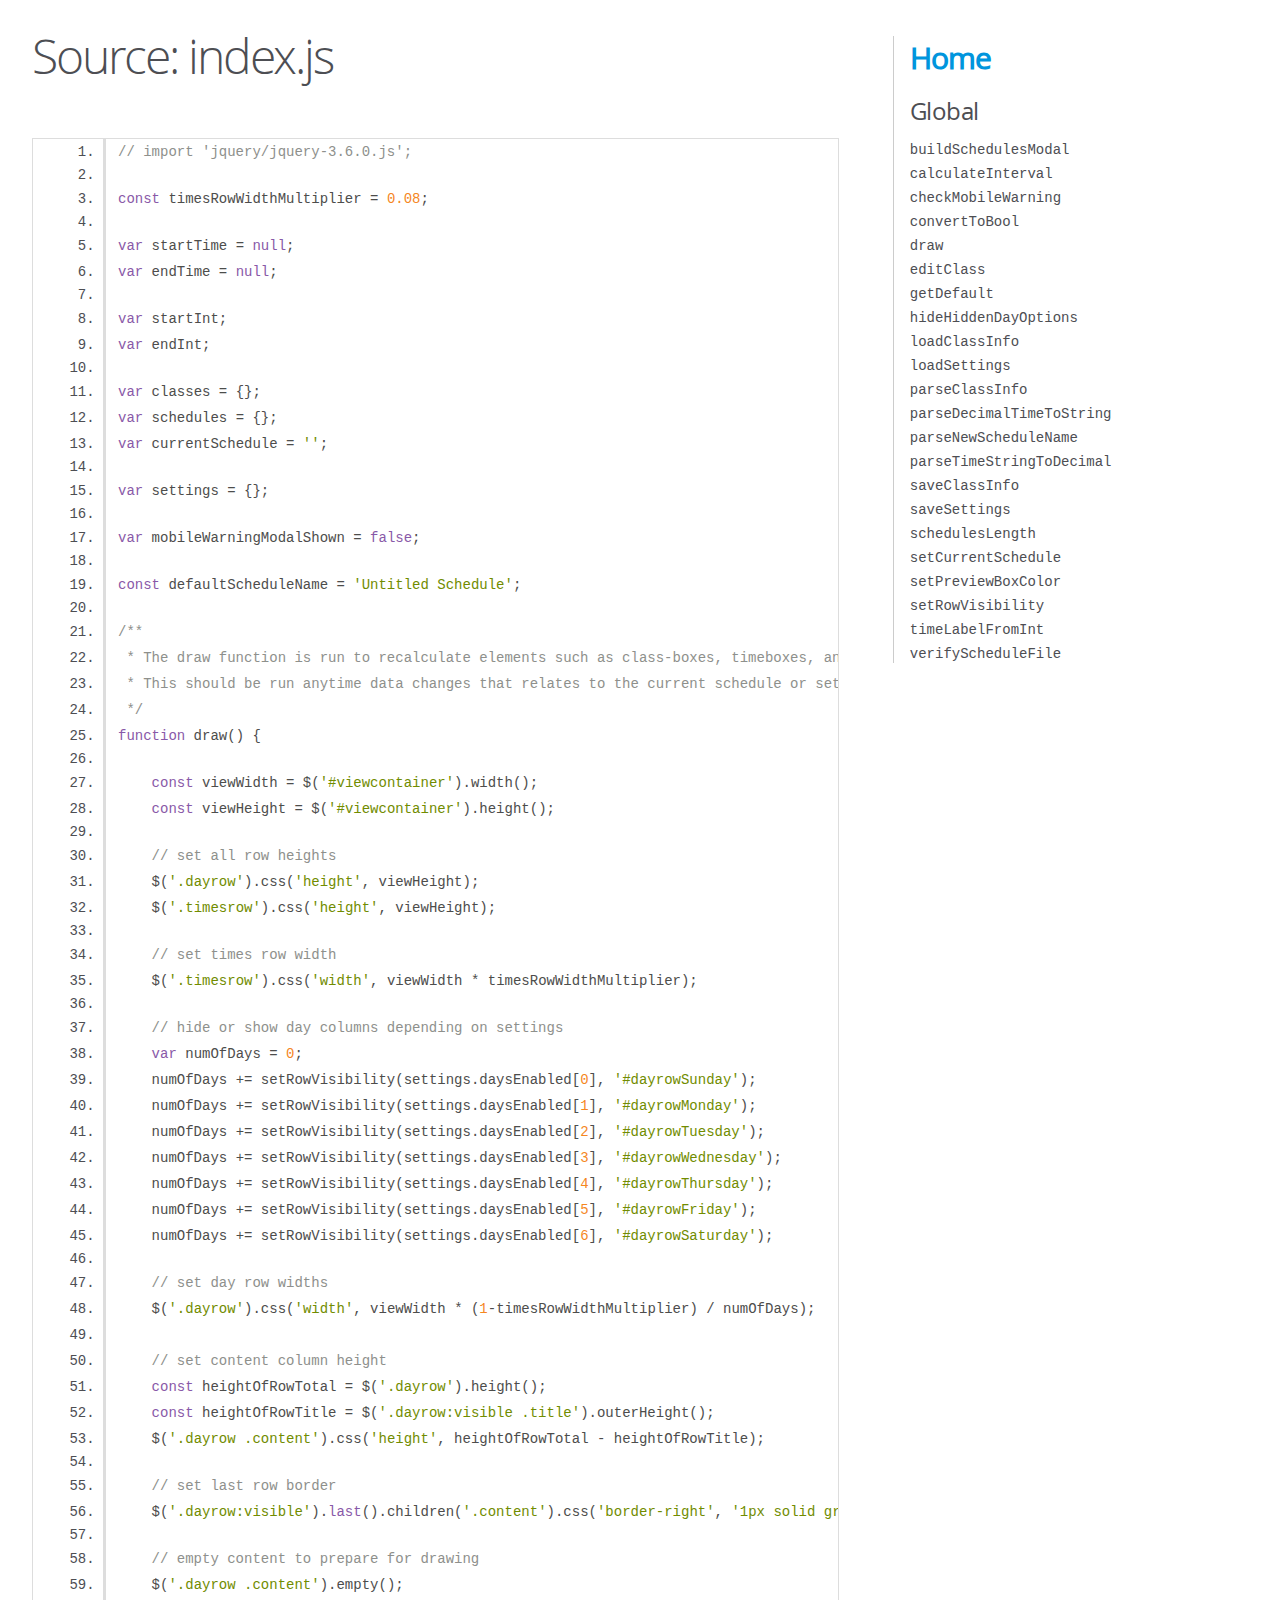
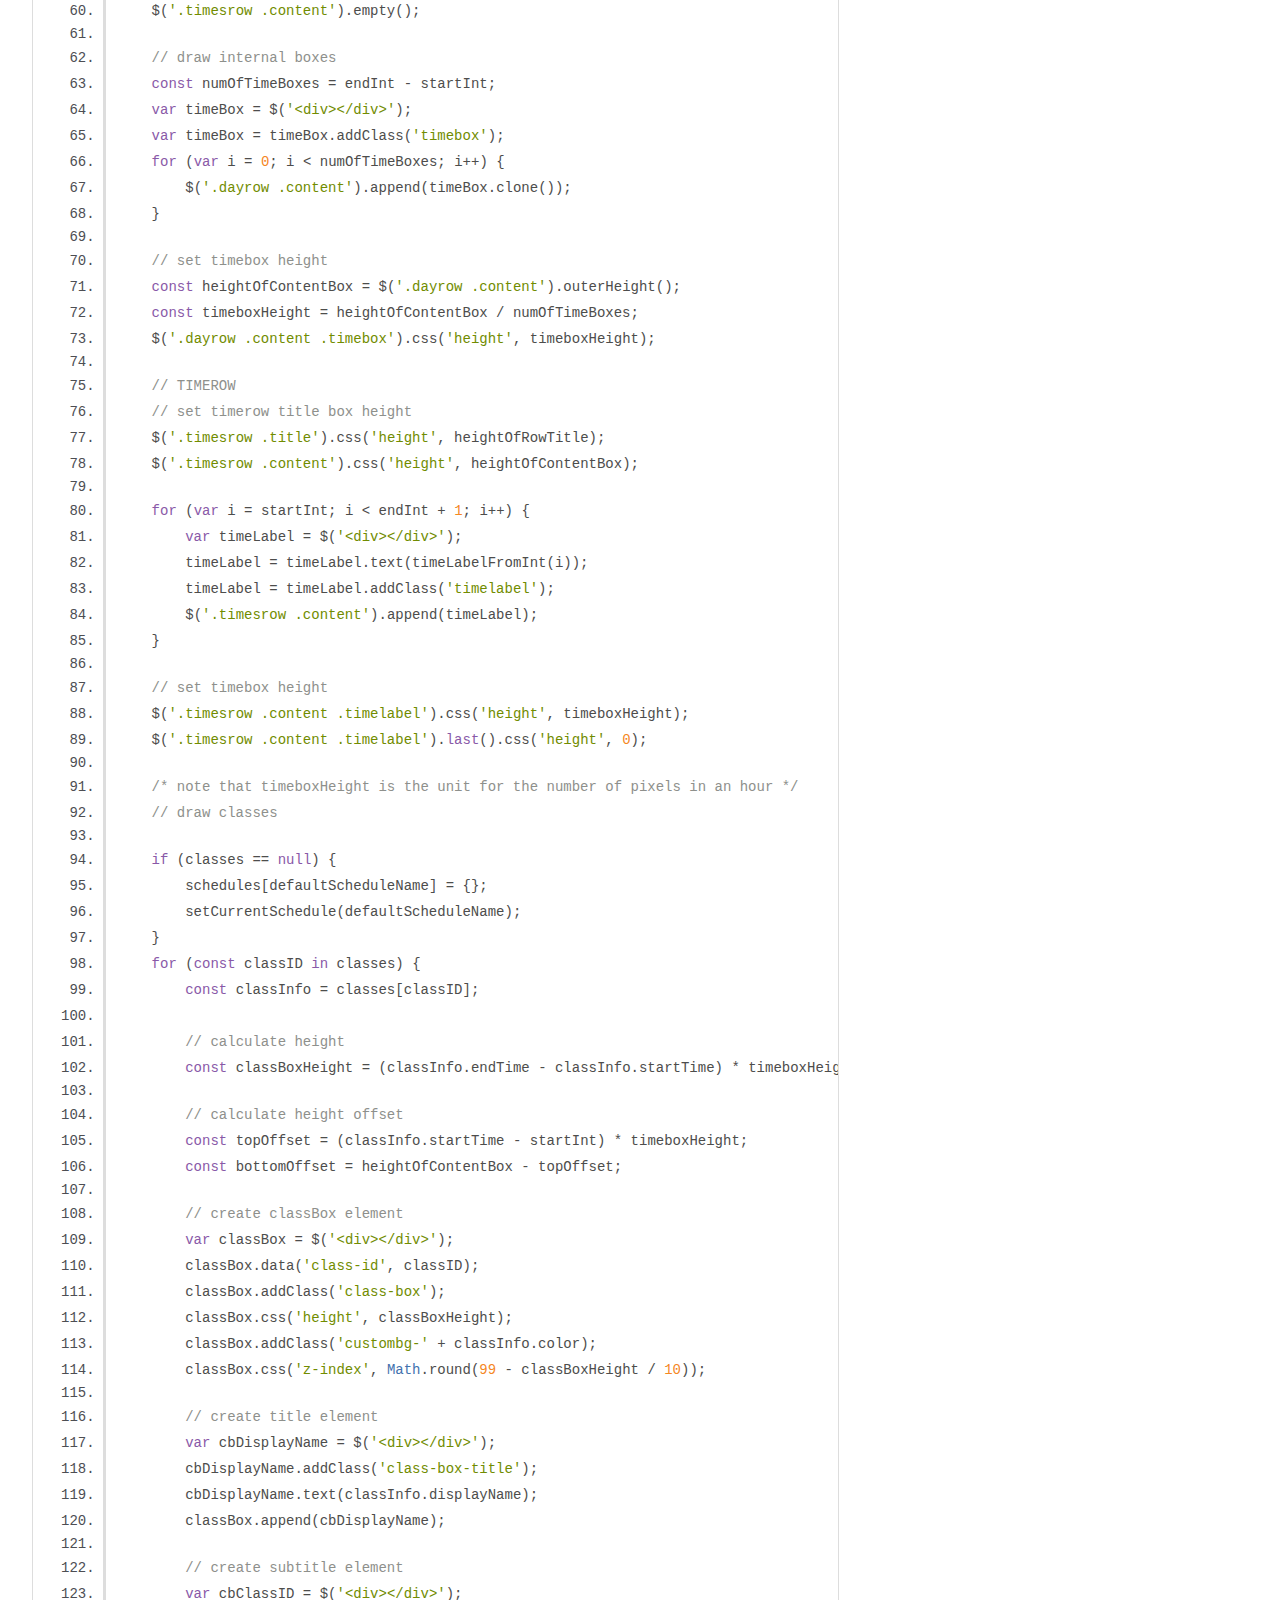
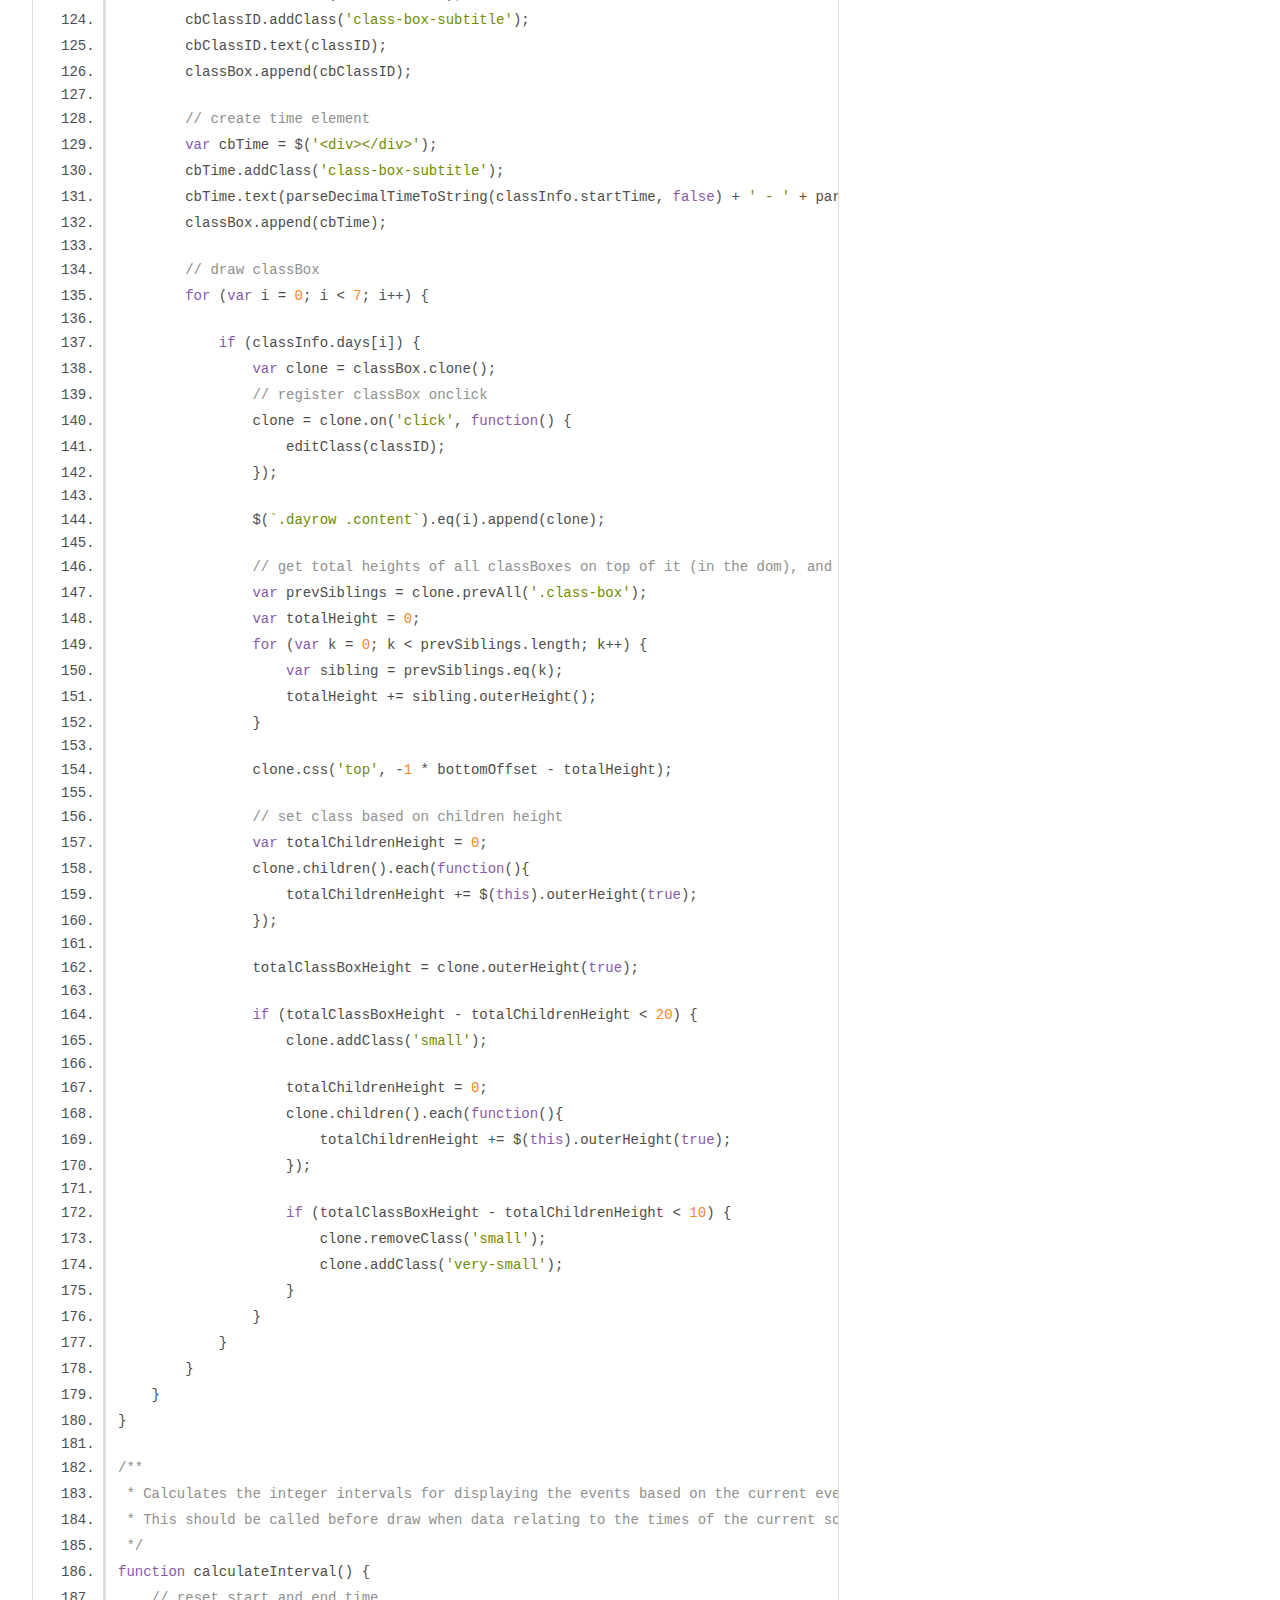
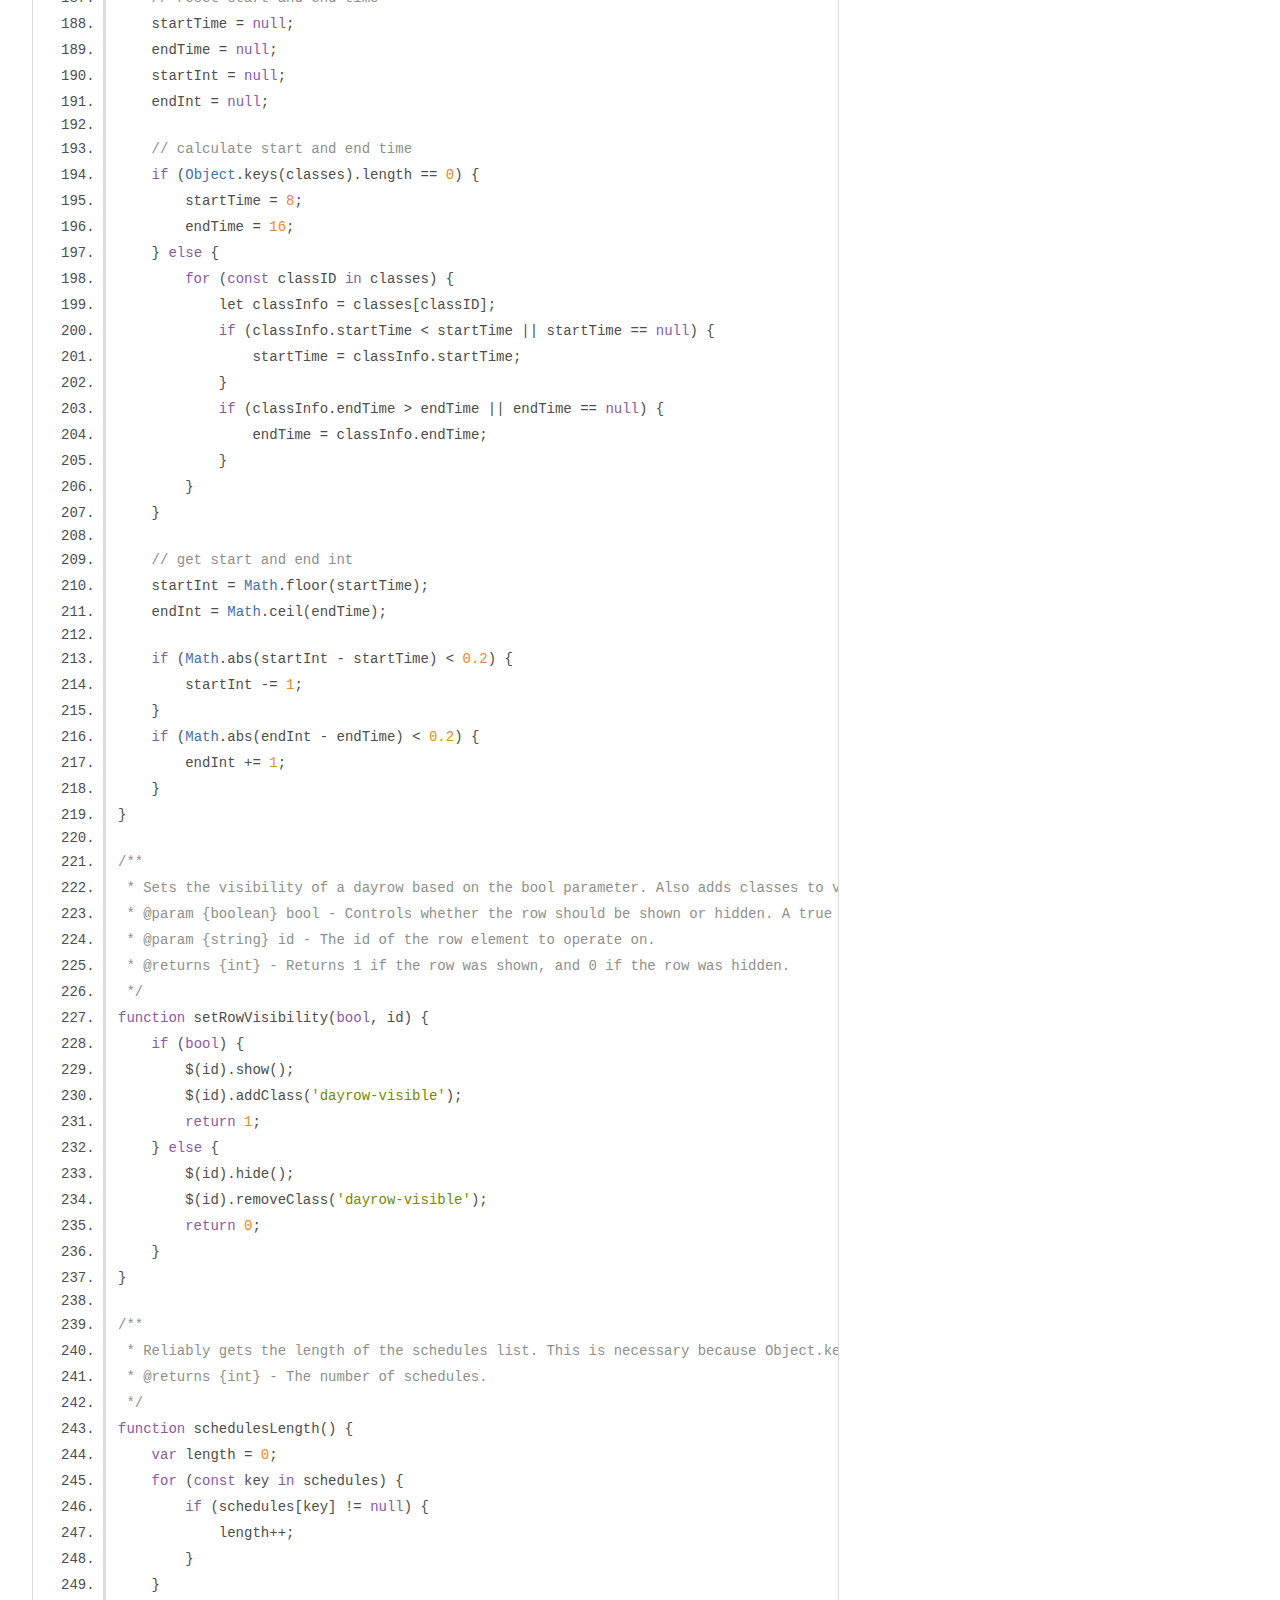
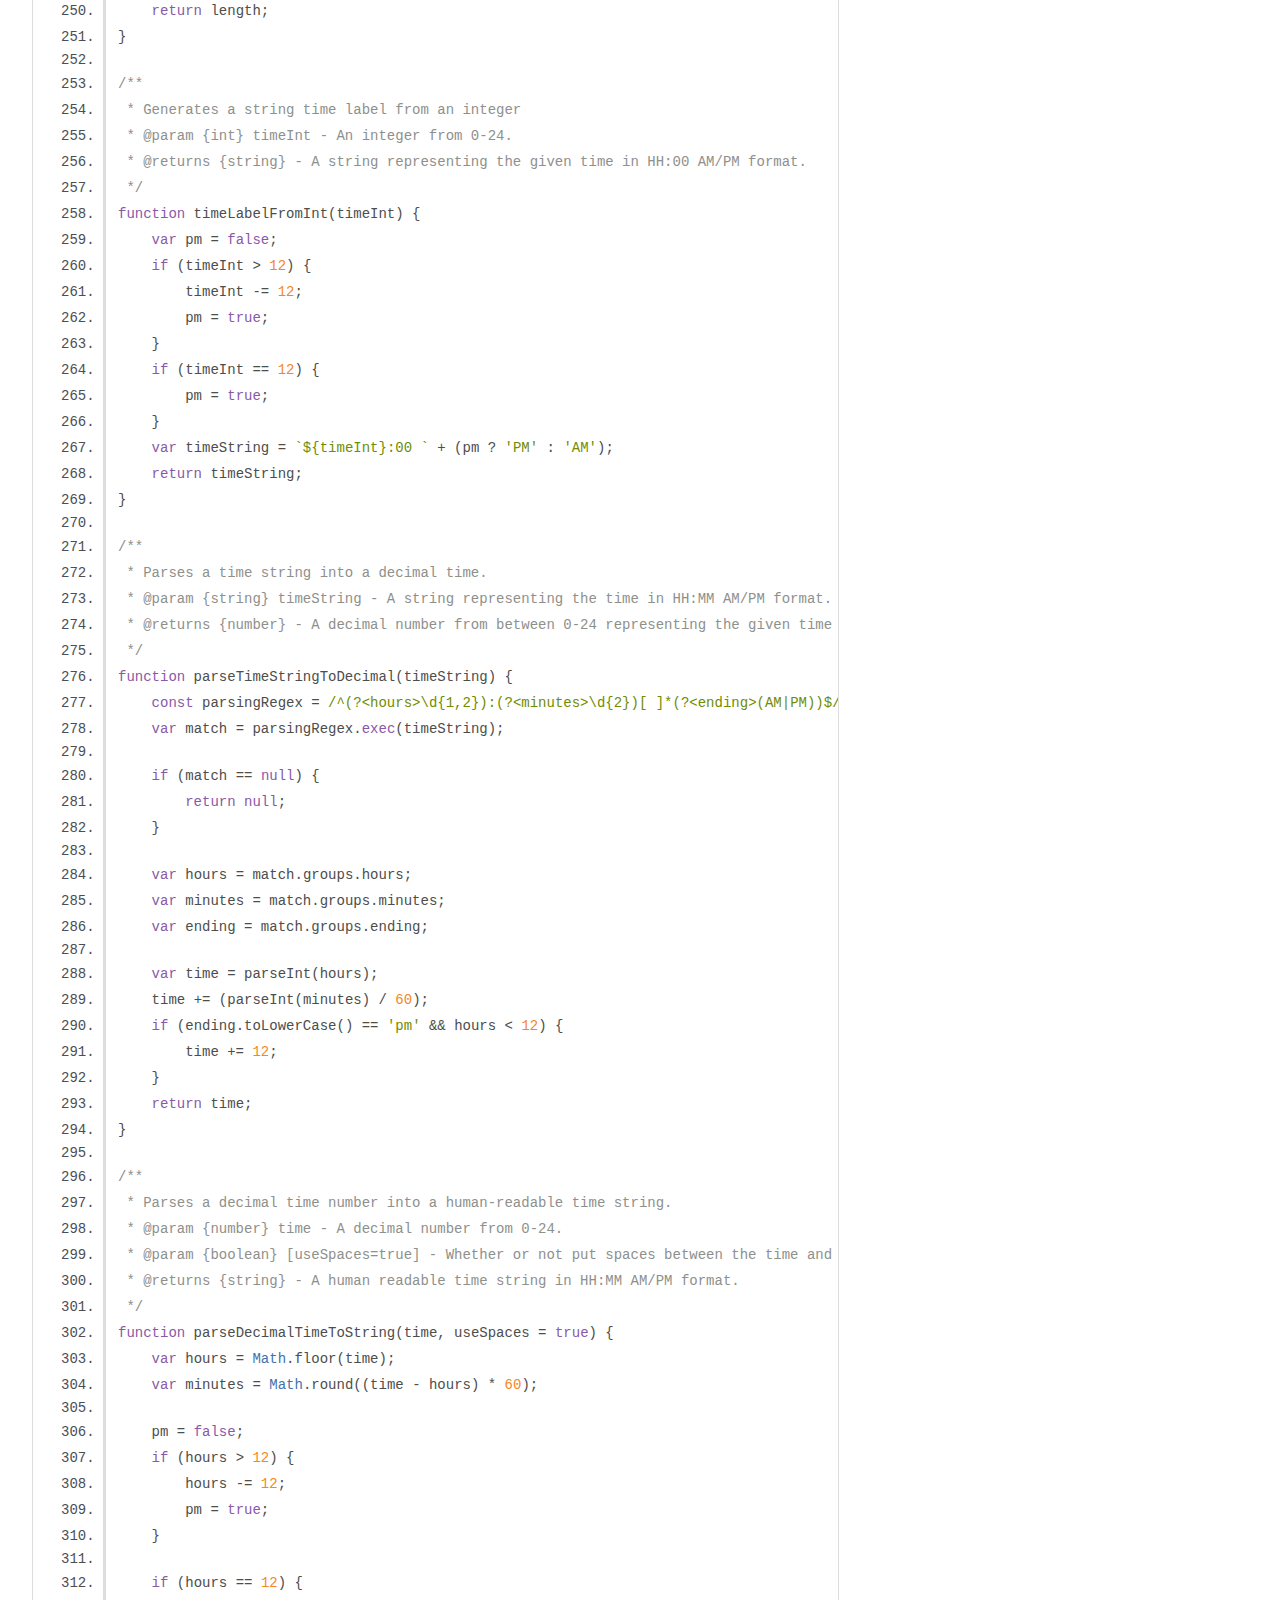
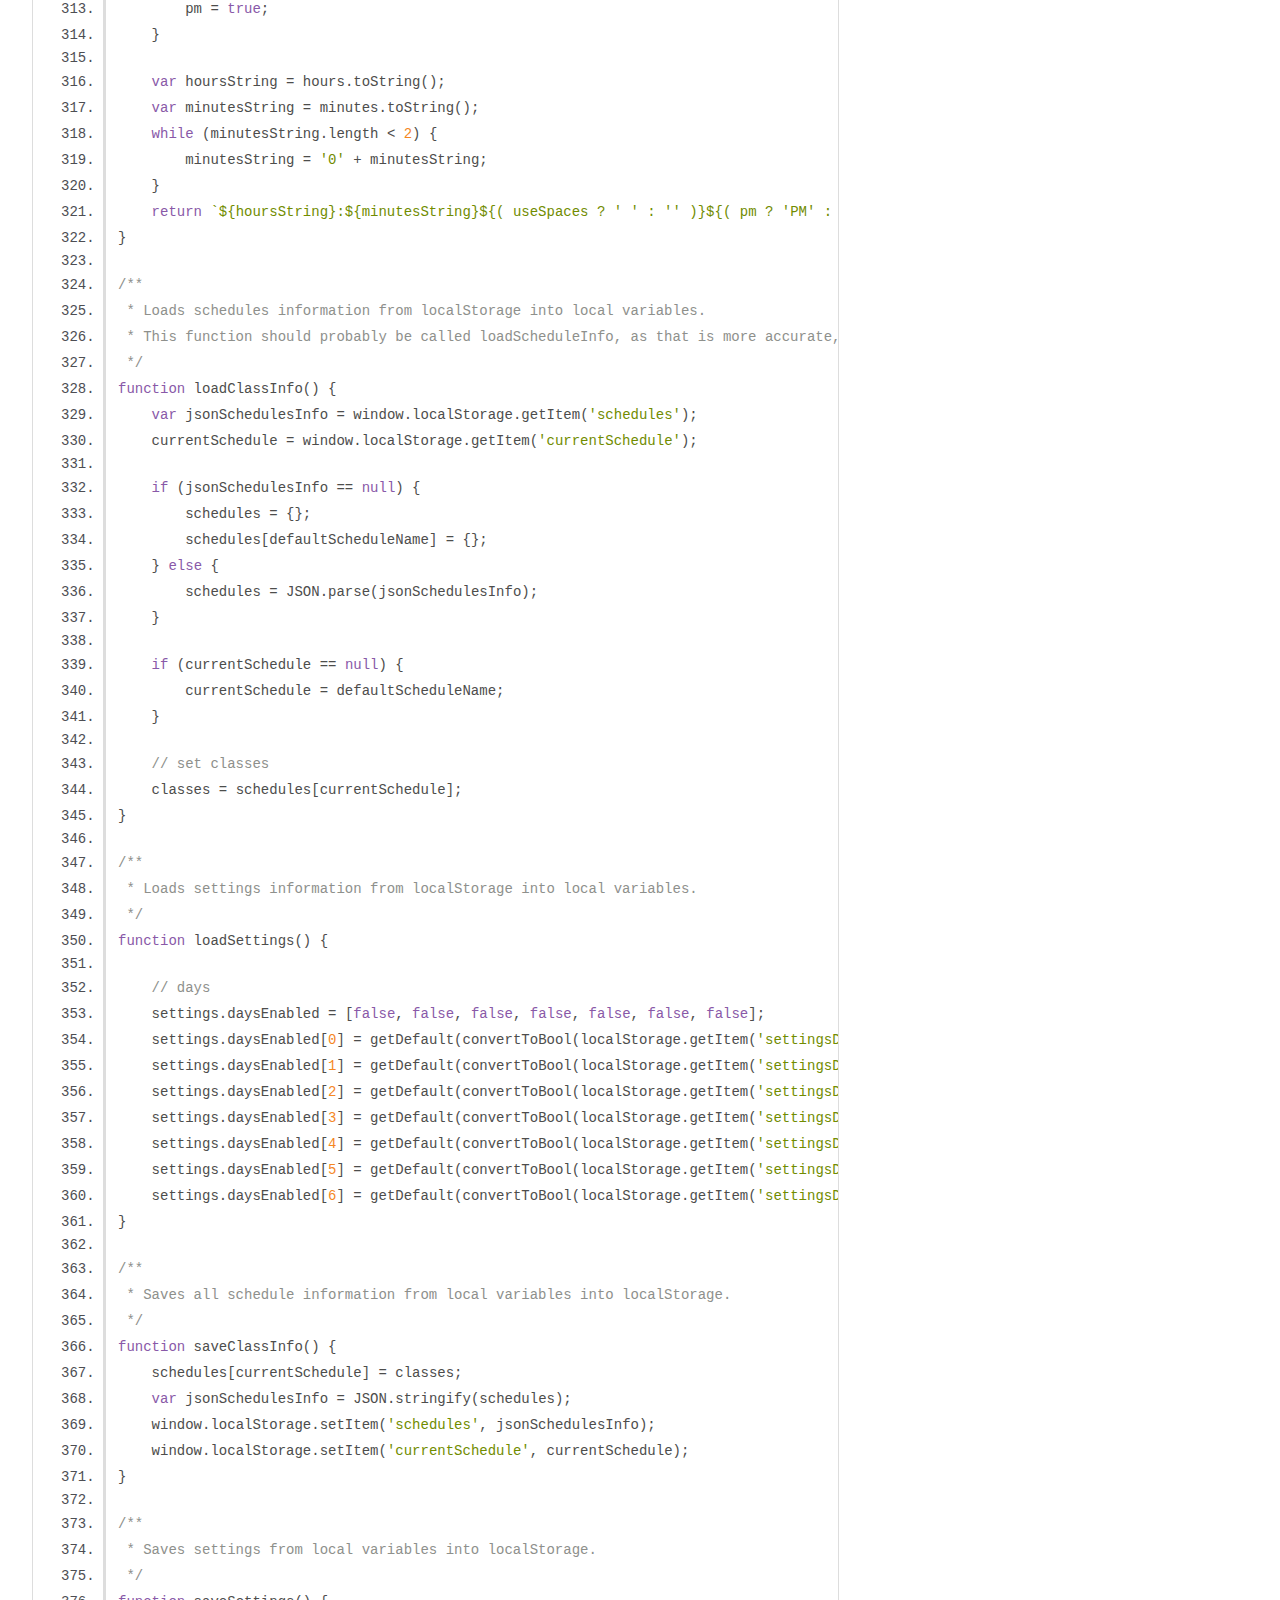
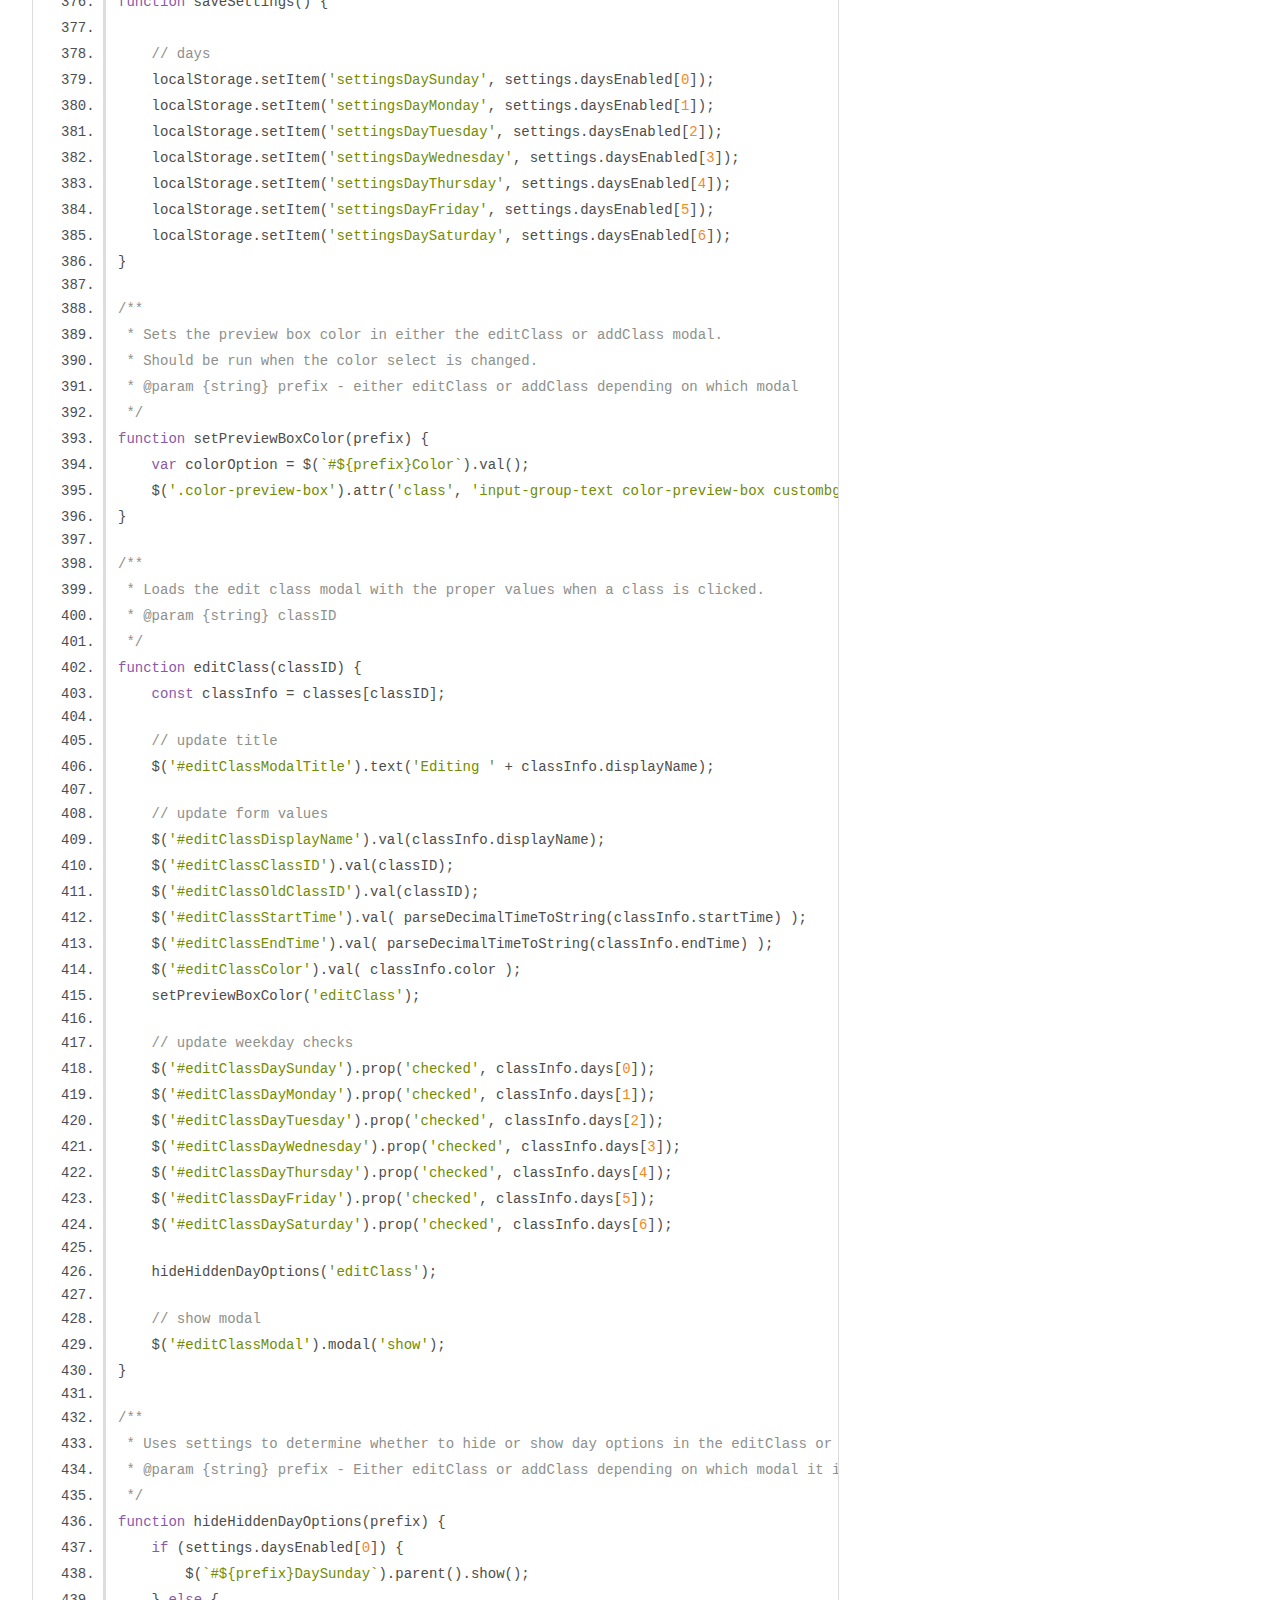
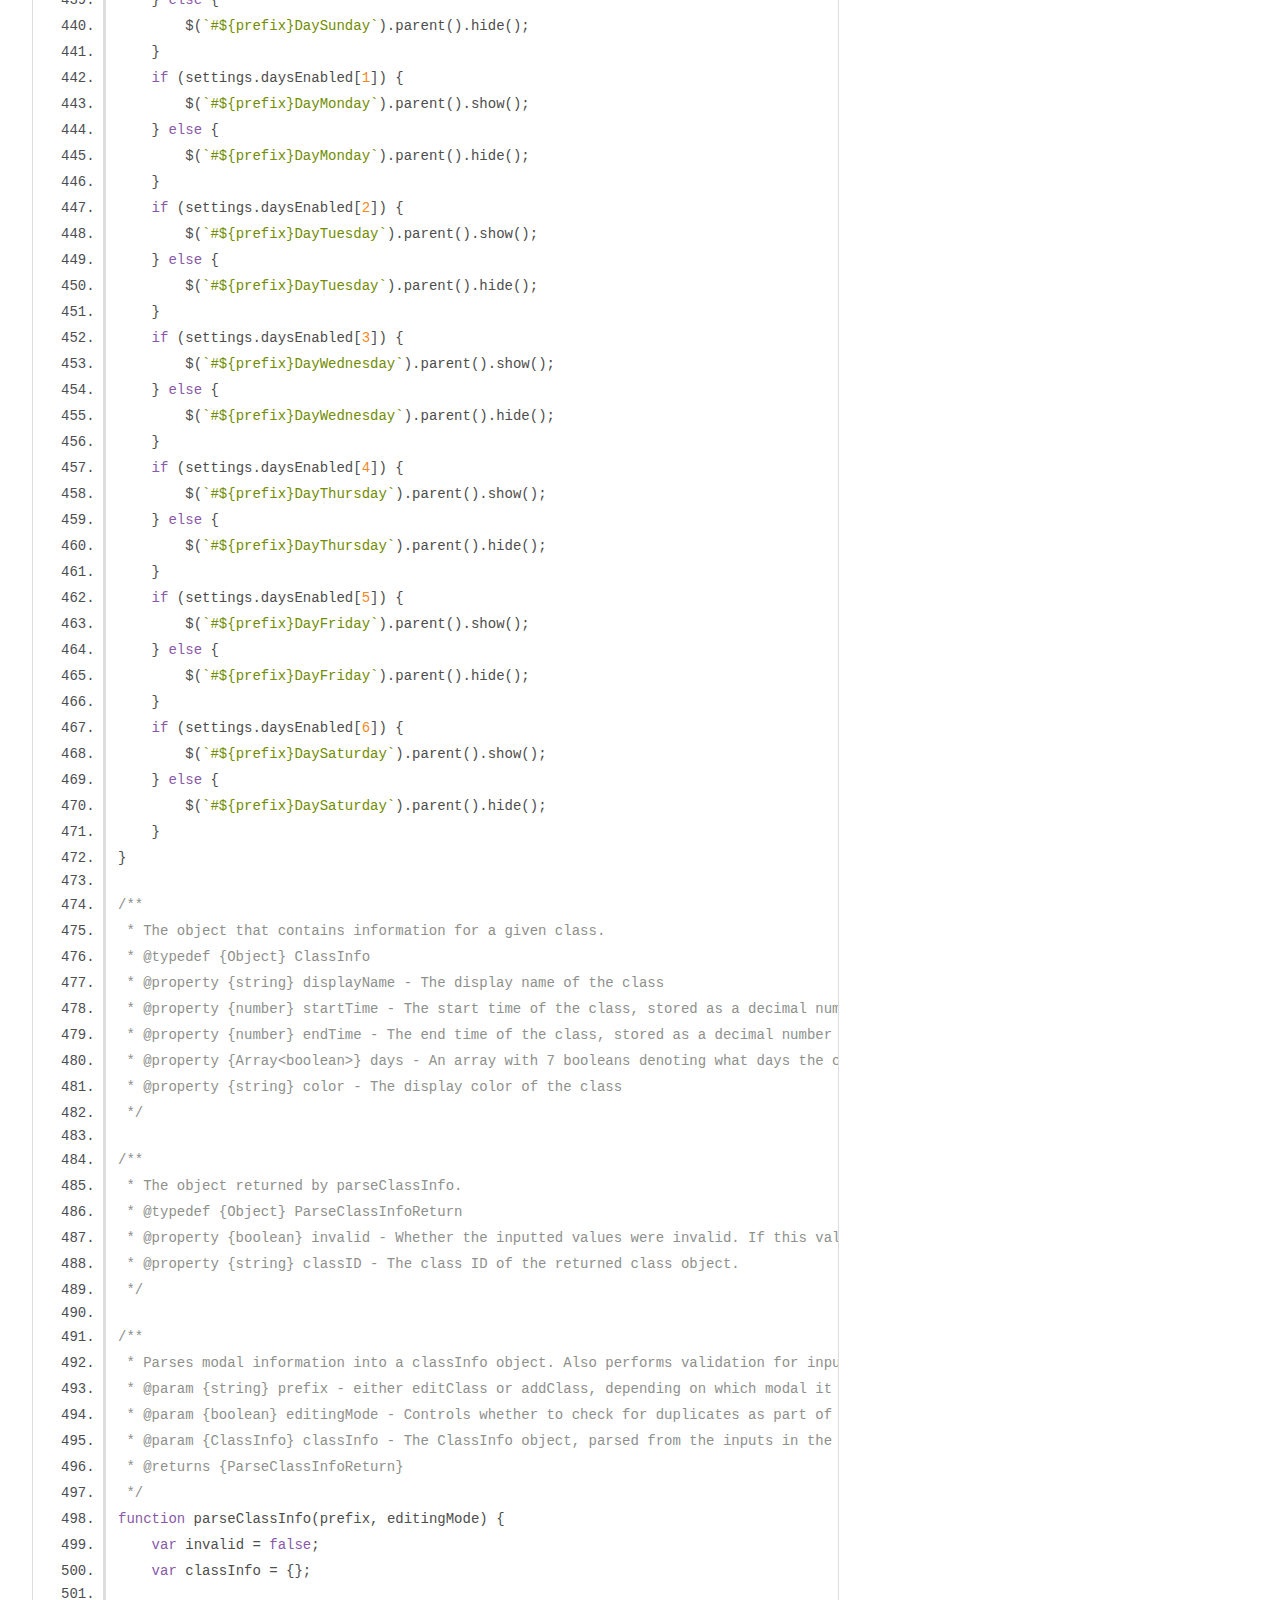
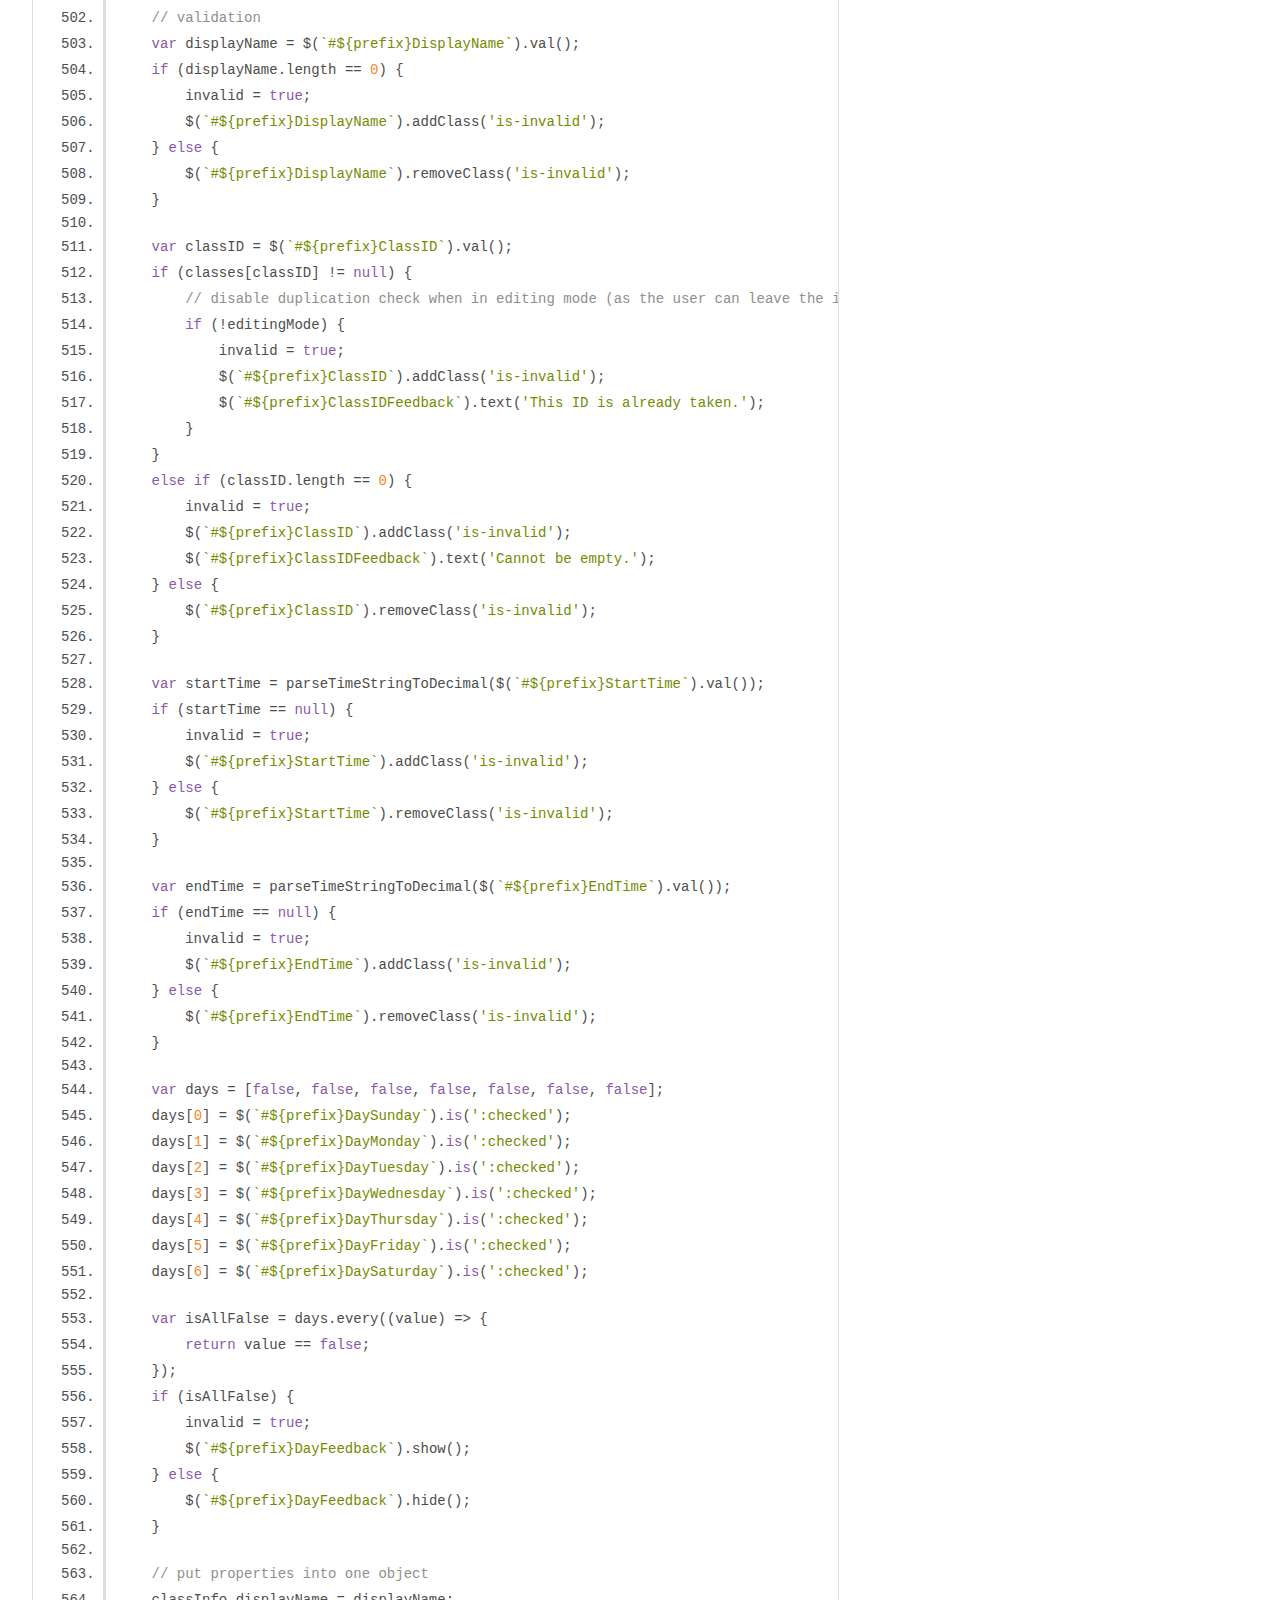
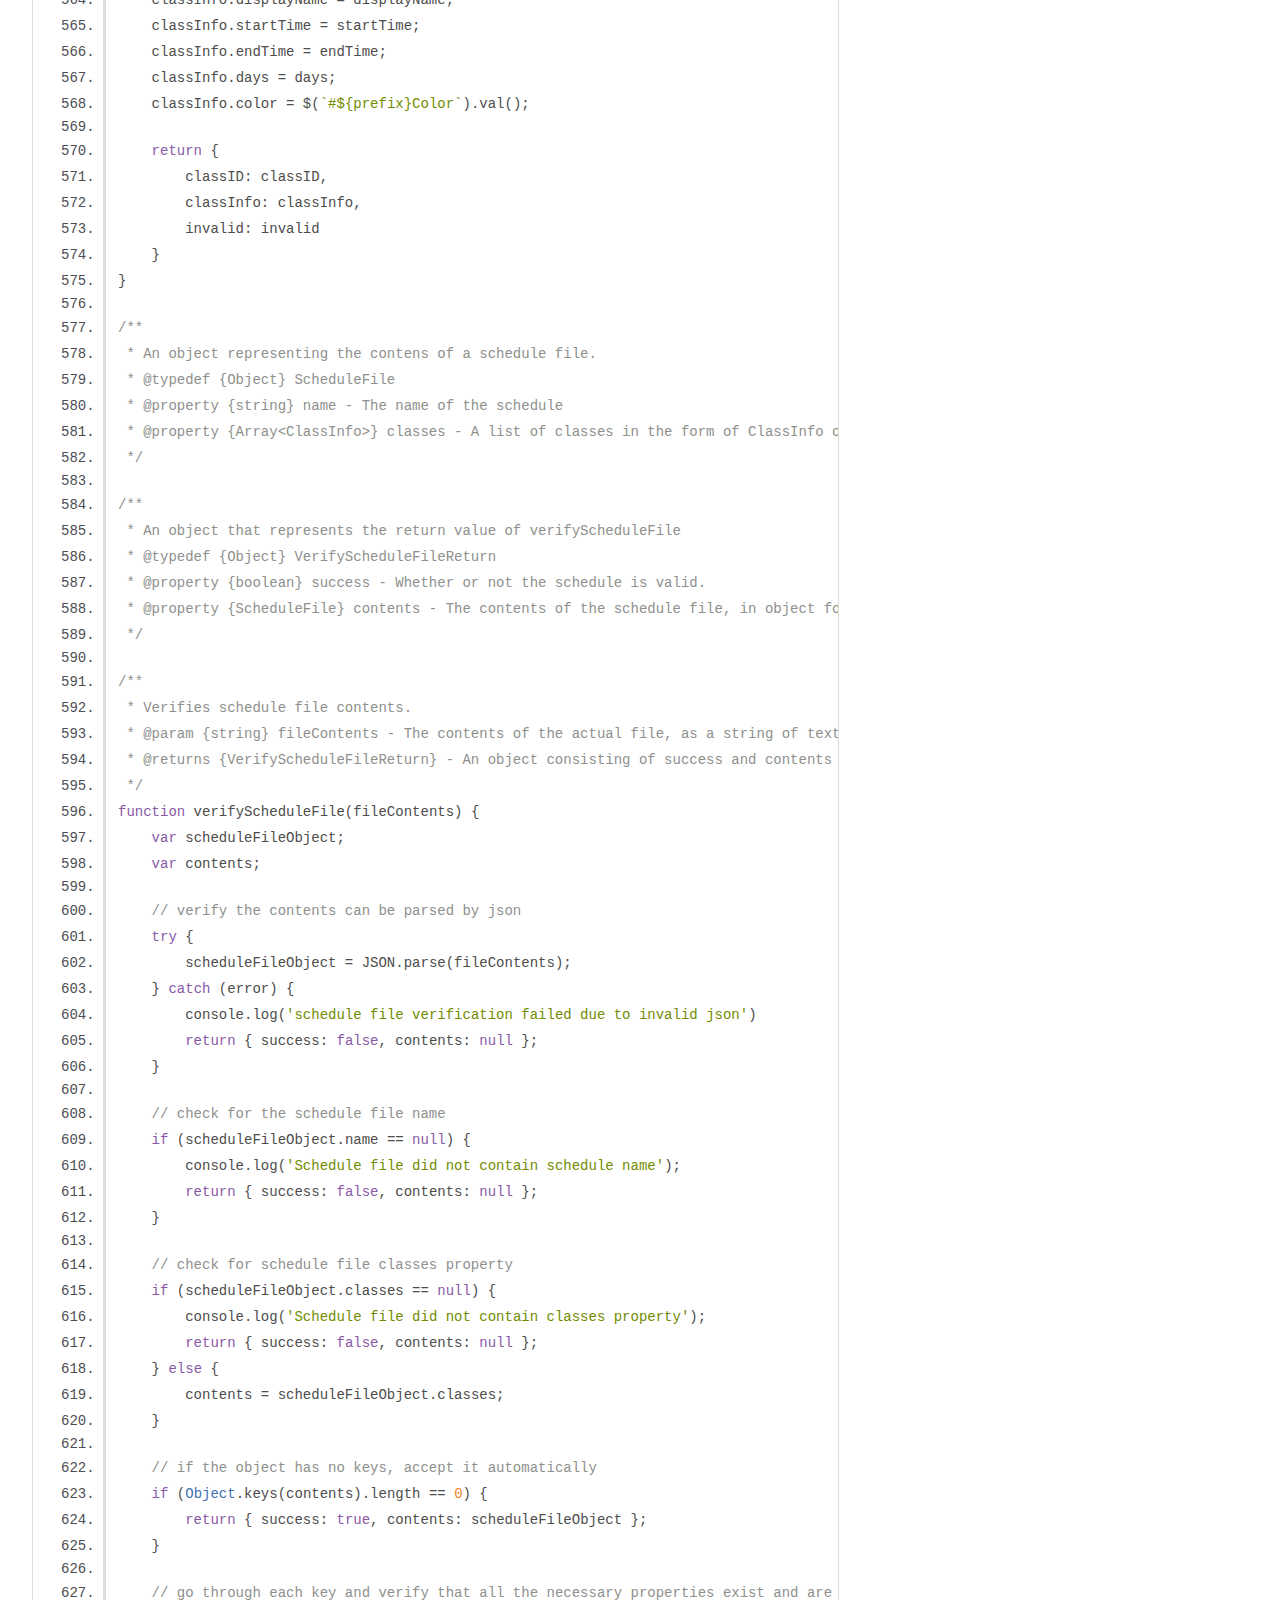
<file: docs/index.js.html>
<!DOCTYPE html>
<html lang="en">
<head>
    <meta charset="utf-8">
    <title>JSDoc: Source: index.js</title>

    <script src="scripts/prettify/prettify.js"> </script>
    <script src="scripts/prettify/lang-css.js"> </script>
    <!--[if lt IE 9]>
      <script src="//html5shiv.googlecode.com/svn/trunk/html5.js"></script>
    <![endif]-->
    <link type="text/css" rel="stylesheet" href="styles/prettify-tomorrow.css">
    <link type="text/css" rel="stylesheet" href="styles/jsdoc-default.css">
</head>

<body>

<div id="main">

    <h1 class="page-title">Source: index.js</h1>

    



    
    <section>
        <article>
            <pre class="prettyprint source linenums"><code>// import 'jquery/jquery-3.6.0.js';

const timesRowWidthMultiplier = 0.08;

var startTime = null;
var endTime = null;

var startInt;
var endInt;

var classes = {};
var schedules = {};
var currentSchedule = '';

var settings = {};

var mobileWarningModalShown = false;

const defaultScheduleName = 'Untitled Schedule';

/**
 * The draw function is run to recalculate elements such as class-boxes, timeboxes, and all the elements that make up the visuals.
 * This should be run anytime data changes that relates to the current schedule or settings.
 */
function draw() {

    const viewWidth = $('#viewcontainer').width();
    const viewHeight = $('#viewcontainer').height();

    // set all row heights
    $('.dayrow').css('height', viewHeight);
    $('.timesrow').css('height', viewHeight);

    // set times row width
    $('.timesrow').css('width', viewWidth * timesRowWidthMultiplier);

    // hide or show day columns depending on settings
    var numOfDays = 0;
    numOfDays += setRowVisibility(settings.daysEnabled[0], '#dayrowSunday');
    numOfDays += setRowVisibility(settings.daysEnabled[1], '#dayrowMonday');
    numOfDays += setRowVisibility(settings.daysEnabled[2], '#dayrowTuesday');
    numOfDays += setRowVisibility(settings.daysEnabled[3], '#dayrowWednesday');
    numOfDays += setRowVisibility(settings.daysEnabled[4], '#dayrowThursday');
    numOfDays += setRowVisibility(settings.daysEnabled[5], '#dayrowFriday');
    numOfDays += setRowVisibility(settings.daysEnabled[6], '#dayrowSaturday');

    // set day row widths
    $('.dayrow').css('width', viewWidth * (1-timesRowWidthMultiplier) / numOfDays);
    
    // set content column height
    const heightOfRowTotal = $('.dayrow').height();
    const heightOfRowTitle = $('.dayrow:visible .title').outerHeight();
    $('.dayrow .content').css('height', heightOfRowTotal - heightOfRowTitle);

    // set last row border
    $('.dayrow:visible').last().children('.content').css('border-right', '1px solid gray');

    // empty content to prepare for drawing
    $('.dayrow .content').empty();
    $('.timesrow .content').empty();

    // draw internal boxes
    const numOfTimeBoxes = endInt - startInt;
    var timeBox = $('&lt;div>&lt;/div>');
    var timeBox = timeBox.addClass('timebox');
    for (var i = 0; i &lt; numOfTimeBoxes; i++) {
        $('.dayrow .content').append(timeBox.clone());
    }

    // set timebox height
    const heightOfContentBox = $('.dayrow .content').outerHeight();
    const timeboxHeight = heightOfContentBox / numOfTimeBoxes;
    $('.dayrow .content .timebox').css('height', timeboxHeight);

    // TIMEROW
    // set timerow title box height
    $('.timesrow .title').css('height', heightOfRowTitle);
    $('.timesrow .content').css('height', heightOfContentBox);

    for (var i = startInt; i &lt; endInt + 1; i++) {
        var timeLabel = $('&lt;div>&lt;/div>');
        timeLabel = timeLabel.text(timeLabelFromInt(i));
        timeLabel = timeLabel.addClass('timelabel');
        $('.timesrow .content').append(timeLabel);
    }

    // set timebox height
    $('.timesrow .content .timelabel').css('height', timeboxHeight);
    $('.timesrow .content .timelabel').last().css('height', 0);

    /* note that timeboxHeight is the unit for the number of pixels in an hour */
    // draw classes

    if (classes == null) {
        schedules[defaultScheduleName] = {};
        setCurrentSchedule(defaultScheduleName);
    }
    for (const classID in classes) {
        const classInfo = classes[classID];
        
        // calculate height
        const classBoxHeight = (classInfo.endTime - classInfo.startTime) * timeboxHeight;

        // calculate height offset
        const topOffset = (classInfo.startTime - startInt) * timeboxHeight;
        const bottomOffset = heightOfContentBox - topOffset;

        // create classBox element
        var classBox = $('&lt;div>&lt;/div>');
        classBox.data('class-id', classID);
        classBox.addClass('class-box');
        classBox.css('height', classBoxHeight);
        classBox.addClass('custombg-' + classInfo.color);
        classBox.css('z-index', Math.round(99 - classBoxHeight / 10));

        // create title element
        var cbDisplayName = $('&lt;div>&lt;/div>');
        cbDisplayName.addClass('class-box-title');
        cbDisplayName.text(classInfo.displayName);
        classBox.append(cbDisplayName);

        // create subtitle element
        var cbClassID = $('&lt;div>&lt;/div>');
        cbClassID.addClass('class-box-subtitle');
        cbClassID.text(classID);
        classBox.append(cbClassID);

        // create time element
        var cbTime = $('&lt;div>&lt;/div>');
        cbTime.addClass('class-box-subtitle');
        cbTime.text(parseDecimalTimeToString(classInfo.startTime, false) + ' - ' + parseDecimalTimeToString(classInfo.endTime, false));
        classBox.append(cbTime);

        // draw classBox
        for (var i = 0; i &lt; 7; i++) {

            if (classInfo.days[i]) {
                var clone = classBox.clone();
                // register classBox onclick
                clone = clone.on('click', function() {
                    editClass(classID);
                });

                $(`.dayrow .content`).eq(i).append(clone);

                // get total heights of all classBoxes on top of it (in the dom), and add their height to the offset
                var prevSiblings = clone.prevAll('.class-box');
                var totalHeight = 0;
                for (var k = 0; k &lt; prevSiblings.length; k++) {
                    var sibling = prevSiblings.eq(k);
                    totalHeight += sibling.outerHeight();
                }

                clone.css('top', -1 * bottomOffset - totalHeight);

                // set class based on children height
                var totalChildrenHeight = 0;
                clone.children().each(function(){
                    totalChildrenHeight += $(this).outerHeight(true);
                });

                totalClassBoxHeight = clone.outerHeight(true);

                if (totalClassBoxHeight - totalChildrenHeight &lt; 20) {
                    clone.addClass('small');

                    totalChildrenHeight = 0;
                    clone.children().each(function(){
                        totalChildrenHeight += $(this).outerHeight(true);
                    });

                    if (totalClassBoxHeight - totalChildrenHeight &lt; 10) {
                        clone.removeClass('small');
                        clone.addClass('very-small');
                    }
                }
            }
        }
    }
}

/**
 * Calculates the integer intervals for displaying the events based on the current events in the schedule.
 * This should be called before draw when data relating to the times of the current schedule changes, or when the schedule is changed.
 */
function calculateInterval() {
    // reset start and end time
    startTime = null;
    endTime = null;
    startInt = null;
    endInt = null;

    // calculate start and end time
    if (Object.keys(classes).length == 0) {
        startTime = 8;
        endTime = 16;
    } else {
        for (const classID in classes) {
            let classInfo = classes[classID];
            if (classInfo.startTime &lt; startTime || startTime == null) {
                startTime = classInfo.startTime;
            }
            if (classInfo.endTime > endTime || endTime == null) {
                endTime = classInfo.endTime;
            }
        }
    }

    // get start and end int
    startInt = Math.floor(startTime);
    endInt = Math.ceil(endTime);

    if (Math.abs(startInt - startTime) &lt; 0.2) {
        startInt -= 1;
    } 
    if (Math.abs(endInt - endTime) &lt; 0.2) {
        endInt += 1;
    }
}

/**
 * Sets the visibility of a dayrow based on the bool parameter. Also adds classes to visible rows.
 * @param {boolean} bool - Controls whether the row should be shown or hidden. A true value will show the row, while a false value will hide it.
 * @param {string} id - The id of the row element to operate on.
 * @returns {int} - Returns 1 if the row was shown, and 0 if the row was hidden.
 */
function setRowVisibility(bool, id) {
    if (bool) {
        $(id).show();
        $(id).addClass('dayrow-visible');
        return 1;
    } else {
        $(id).hide();
        $(id).removeClass('dayrow-visible');
        return 0;
    }
}

/**
 * Reliably gets the length of the schedules list. This is necessary because Object.keys() will occasionally returns keys whose values are null or undefined, and as such, Object.keys().length is unreliable for determining the amount of schedules. 
 * @returns {int} - The number of schedules.
 */
function schedulesLength() {
    var length = 0;
    for (const key in schedules) {
        if (schedules[key] != null) {
            length++;
        }
    }
    return length;
}

/**
 * Generates a string time label from an integer
 * @param {int} timeInt - An integer from 0-24.
 * @returns {string} - A string representing the given time in HH:00 AM/PM format.
 */
function timeLabelFromInt(timeInt) {
    var pm = false;
    if (timeInt > 12) {
        timeInt -= 12;
        pm = true;
    }
    if (timeInt == 12) {
        pm = true;
    }
    var timeString = `${timeInt}:00 ` + (pm ? 'PM' : 'AM');
    return timeString;
}

/**
 * Parses a time string into a decimal time.
 * @param {string} timeString - A string representing the time in HH:MM AM/PM format.
 * @returns {number} - A decimal number from between 0-24 representing the given time string.
 */
function parseTimeStringToDecimal(timeString) {
    const parsingRegex = /^(?&lt;hours>\d{1,2}):(?&lt;minutes>\d{2})[ ]*(?&lt;ending>(AM|PM))$/i;
    var match = parsingRegex.exec(timeString);

    if (match == null) {
        return null;
    }

    var hours = match.groups.hours;
    var minutes = match.groups.minutes;
    var ending = match.groups.ending;

    var time = parseInt(hours);
    time += (parseInt(minutes) / 60);
    if (ending.toLowerCase() == 'pm' &amp;&amp; hours &lt; 12) {
        time += 12;
    }
    return time;
}

/**
 * Parses a decimal time number into a human-readable time string.
 * @param {number} time - A decimal number from 0-24.
 * @param {boolean} [useSpaces=true] - Whether or not put spaces between the time and the AM/PM.
 * @returns {string} - A human readable time string in HH:MM AM/PM format.
 */
function parseDecimalTimeToString(time, useSpaces = true) {
    var hours = Math.floor(time);
    var minutes = Math.round((time - hours) * 60);

    pm = false;
    if (hours > 12) {
        hours -= 12;
        pm = true;
    }

    if (hours == 12) {
        pm = true;
    }

    var hoursString = hours.toString();
    var minutesString = minutes.toString();
    while (minutesString.length &lt; 2) {
        minutesString = '0' + minutesString;
    }
    return `${hoursString}:${minutesString}${( useSpaces ? ' ' : '' )}${( pm ? 'PM' : 'AM' )}`;
}

/**
 * Loads schedules information from localStorage into local variables.
 * This function should probably be called loadScheduleInfo, as that is more accurate, but it was originally used for loading individual schedules before multi-schedule support. A refactor is probably in order for the future.
 */
function loadClassInfo() {
    var jsonSchedulesInfo = window.localStorage.getItem('schedules');
    currentSchedule = window.localStorage.getItem('currentSchedule');

    if (jsonSchedulesInfo == null) {
        schedules = {};
        schedules[defaultScheduleName] = {};
    } else {
        schedules = JSON.parse(jsonSchedulesInfo);
    }

    if (currentSchedule == null) {
        currentSchedule = defaultScheduleName;
    }

    // set classes
    classes = schedules[currentSchedule];
}

/**
 * Loads settings information from localStorage into local variables.
 */
function loadSettings() {

    // days
    settings.daysEnabled = [false, false, false, false, false, false, false];
    settings.daysEnabled[0] = getDefault(convertToBool(localStorage.getItem('settingsDaySunday')), false);
    settings.daysEnabled[1] = getDefault(convertToBool(localStorage.getItem('settingsDayMonday')), true);
    settings.daysEnabled[2] = getDefault(convertToBool(localStorage.getItem('settingsDayTuesday')), true);
    settings.daysEnabled[3] = getDefault(convertToBool(localStorage.getItem('settingsDayWednesday')), true);
    settings.daysEnabled[4] = getDefault(convertToBool(localStorage.getItem('settingsDayThursday')), true);
    settings.daysEnabled[5] = getDefault(convertToBool(localStorage.getItem('settingsDayFriday')), true);
    settings.daysEnabled[6] = getDefault(convertToBool(localStorage.getItem('settingsDaySaturday')), false);
}

/**
 * Saves all schedule information from local variables into localStorage.
 */
function saveClassInfo() {
    schedules[currentSchedule] = classes;
    var jsonSchedulesInfo = JSON.stringify(schedules);
    window.localStorage.setItem('schedules', jsonSchedulesInfo);
    window.localStorage.setItem('currentSchedule', currentSchedule);
}

/**
 * Saves settings from local variables into localStorage.
 */
function saveSettings() {
    
    // days
    localStorage.setItem('settingsDaySunday', settings.daysEnabled[0]);
    localStorage.setItem('settingsDayMonday', settings.daysEnabled[1]);
    localStorage.setItem('settingsDayTuesday', settings.daysEnabled[2]);
    localStorage.setItem('settingsDayWednesday', settings.daysEnabled[3]);
    localStorage.setItem('settingsDayThursday', settings.daysEnabled[4]);
    localStorage.setItem('settingsDayFriday', settings.daysEnabled[5]);
    localStorage.setItem('settingsDaySaturday', settings.daysEnabled[6]);
}

/**
 * Sets the preview box color in either the editClass or addClass modal.
 * Should be run when the color select is changed.
 * @param {string} prefix - either editClass or addClass depending on which modal
 */
function setPreviewBoxColor(prefix) {
    var colorOption = $(`#${prefix}Color`).val();
    $('.color-preview-box').attr('class', 'input-group-text color-preview-box custombg-' + colorOption);
}

/**
 * Loads the edit class modal with the proper values when a class is clicked.
 * @param {string} classID 
 */
function editClass(classID) {
    const classInfo = classes[classID];

    // update title
    $('#editClassModalTitle').text('Editing ' + classInfo.displayName);

    // update form values
    $('#editClassDisplayName').val(classInfo.displayName);
    $('#editClassClassID').val(classID);
    $('#editClassOldClassID').val(classID);
    $('#editClassStartTime').val( parseDecimalTimeToString(classInfo.startTime) );
    $('#editClassEndTime').val( parseDecimalTimeToString(classInfo.endTime) );
    $('#editClassColor').val( classInfo.color );
    setPreviewBoxColor('editClass');

    // update weekday checks
    $('#editClassDaySunday').prop('checked', classInfo.days[0]);
    $('#editClassDayMonday').prop('checked', classInfo.days[1]);
    $('#editClassDayTuesday').prop('checked', classInfo.days[2]);
    $('#editClassDayWednesday').prop('checked', classInfo.days[3]);
    $('#editClassDayThursday').prop('checked', classInfo.days[4]);
    $('#editClassDayFriday').prop('checked', classInfo.days[5]);
    $('#editClassDaySaturday').prop('checked', classInfo.days[6]);

    hideHiddenDayOptions('editClass');

    // show modal
    $('#editClassModal').modal('show');
}

/**
 * Uses settings to determine whether to hide or show day options in the editClass or addClass modals.
 * @param {string} prefix - Either editClass or addClass depending on which modal it is.
 */
function hideHiddenDayOptions(prefix) {
    if (settings.daysEnabled[0]) {
        $(`#${prefix}DaySunday`).parent().show();
    } else {
        $(`#${prefix}DaySunday`).parent().hide();
    }
    if (settings.daysEnabled[1]) {
        $(`#${prefix}DayMonday`).parent().show();
    } else {
        $(`#${prefix}DayMonday`).parent().hide();
    }
    if (settings.daysEnabled[2]) {
        $(`#${prefix}DayTuesday`).parent().show();
    } else {
        $(`#${prefix}DayTuesday`).parent().hide();
    }
    if (settings.daysEnabled[3]) {
        $(`#${prefix}DayWednesday`).parent().show();
    } else {
        $(`#${prefix}DayWednesday`).parent().hide();
    }
    if (settings.daysEnabled[4]) {
        $(`#${prefix}DayThursday`).parent().show();
    } else {
        $(`#${prefix}DayThursday`).parent().hide();
    }
    if (settings.daysEnabled[5]) {
        $(`#${prefix}DayFriday`).parent().show();
    } else {
        $(`#${prefix}DayFriday`).parent().hide();
    }
    if (settings.daysEnabled[6]) {
        $(`#${prefix}DaySaturday`).parent().show();
    } else {
        $(`#${prefix}DaySaturday`).parent().hide();
    }
}

/**
 * The object that contains information for a given class.
 * @typedef {Object} ClassInfo
 * @property {string} displayName - The display name of the class
 * @property {number} startTime - The start time of the class, stored as a decimal number from 0-24
 * @property {number} endTime - The end time of the class, stored as a decimal number from 0-24
 * @property {Array&lt;boolean>} days - An array with 7 booleans denoting what days the class is on. The first value in the array is Sunday, and the last is Saturday. Each value should be either true (class is enabled on that day), or false (class is not enabled on that day)
 * @property {string} color - The display color of the class
 */

/**
 * The object returned by parseClassInfo.
 * @typedef {Object} ParseClassInfoReturn
 * @property {boolean} invalid - Whether the inputted values were invalid. If this value returns true, the returned information should not be saved.
 * @property {string} classID - The class ID of the returned class object.
 */

/**
 * Parses modal information into a classInfo object. Also performs validation for inputted values.
 * @param {string} prefix - either editClass or addClass, depending on which modal it is.
 * @param {boolean} editingMode - Controls whether to check for duplicates as part of the validation process. If set to true, the duplication check will be skipped.
 * @param {ClassInfo} classInfo - The ClassInfo object, parsed from the inputs in the modals.
 * @returns {ParseClassInfoReturn}
 */
function parseClassInfo(prefix, editingMode) {
    var invalid = false;
    var classInfo = {};

    // validation
    var displayName = $(`#${prefix}DisplayName`).val();
    if (displayName.length == 0) {
        invalid = true;
        $(`#${prefix}DisplayName`).addClass('is-invalid');
    } else {
        $(`#${prefix}DisplayName`).removeClass('is-invalid');
    }

    var classID = $(`#${prefix}ClassID`).val();
    if (classes[classID] != null) {
        // disable duplication check when in editing mode (as the user can leave the id the same)
        if (!editingMode) {
            invalid = true;
            $(`#${prefix}ClassID`).addClass('is-invalid');
            $(`#${prefix}ClassIDFeedback`).text('This ID is already taken.');
        }
    }
    else if (classID.length == 0) {
        invalid = true;
        $(`#${prefix}ClassID`).addClass('is-invalid');
        $(`#${prefix}ClassIDFeedback`).text('Cannot be empty.');
    } else {
        $(`#${prefix}ClassID`).removeClass('is-invalid');
    }

    var startTime = parseTimeStringToDecimal($(`#${prefix}StartTime`).val());
    if (startTime == null) {
        invalid = true;
        $(`#${prefix}StartTime`).addClass('is-invalid');
    } else {
        $(`#${prefix}StartTime`).removeClass('is-invalid');
    }

    var endTime = parseTimeStringToDecimal($(`#${prefix}EndTime`).val());
    if (endTime == null) {
        invalid = true;
        $(`#${prefix}EndTime`).addClass('is-invalid');
    } else {
        $(`#${prefix}EndTime`).removeClass('is-invalid');
    }

    var days = [false, false, false, false, false, false, false];
    days[0] = $(`#${prefix}DaySunday`).is(':checked');
    days[1] = $(`#${prefix}DayMonday`).is(':checked');
    days[2] = $(`#${prefix}DayTuesday`).is(':checked');
    days[3] = $(`#${prefix}DayWednesday`).is(':checked');
    days[4] = $(`#${prefix}DayThursday`).is(':checked');
    days[5] = $(`#${prefix}DayFriday`).is(':checked');
    days[6] = $(`#${prefix}DaySaturday`).is(':checked');

    var isAllFalse = days.every((value) => {
        return value == false;
    });
    if (isAllFalse) {
        invalid = true;
        $(`#${prefix}DayFeedback`).show();
    } else {
        $(`#${prefix}DayFeedback`).hide();
    }

    // put properties into one object
    classInfo.displayName = displayName;
    classInfo.startTime = startTime;
    classInfo.endTime = endTime;
    classInfo.days = days;
    classInfo.color = $(`#${prefix}Color`).val();

    return {
        classID: classID,
        classInfo: classInfo,
        invalid: invalid
    }
}

/**
 * An object representing the contens of a schedule file.
 * @typedef {Object} ScheduleFile
 * @property {string} name - The name of the schedule
 * @property {Array&lt;ClassInfo>} classes - A list of classes in the form of ClassInfo objects
 */

/**
 * An object that represents the return value of verifyScheduleFile
 * @typedef {Object} VerifyScheduleFileReturn
 * @property {boolean} success - Whether or not the schedule is valid.
 * @property {ScheduleFile} contents - The contents of the schedule file, in object form.
 */

/**
 * Verifies schedule file contents.
 * @param {string} fileContents - The contents of the actual file, as a string of text
 * @returns {VerifyScheduleFileReturn} - An object consisting of success and contents
 */
function verifyScheduleFile(fileContents) {
    var scheduleFileObject;
    var contents;

    // verify the contents can be parsed by json
    try {
        scheduleFileObject = JSON.parse(fileContents);
    } catch (error) {
        console.log('schedule file verification failed due to invalid json')
        return { success: false, contents: null };
    }

    // check for the schedule file name
    if (scheduleFileObject.name == null) {
        console.log('Schedule file did not contain schedule name');
        return { success: false, contents: null };
    }

    // check for schedule file classes property
    if (scheduleFileObject.classes == null) {
        console.log('Schedule file did not contain classes property');
        return { success: false, contents: null };
    } else {
        contents = scheduleFileObject.classes;
    }

    // if the object has no keys, accept it automatically
    if (Object.keys(contents).length == 0) {
        return { success: true, contents: scheduleFileObject };
    }

    // go through each key and verify that all the necessary properties exist and are of the correct type
    for (const classID in contents) {
        const classInfo = contents[classID];

        // verify display name
        if (classInfo.displayName == null || typeof(classInfo.displayName) != 'string') {
            console.log('display name verification failed');
            return { success: false, contents: null };
        }

        // verify start time
        if (classInfo.startTime == null || typeof(classInfo.startTime) != 'number') {
            console.log('start time verification failed');
            return { success: false, contents: null };
        }

        // verify end time
        if (classInfo.endTime == null || typeof(classInfo.endTime) != 'number') {
            console.log('end time verification failed');
            return { success: false, contents: null };
        }

        // verify days
        if (classInfo.days == null || !Array.isArray(classInfo.days) || !(classInfo.days.length >= 5 &amp;&amp; classInfo.days.length &lt;= 7)) {
            console.log('days verification failed');
            return { success: false, contents: null };
        }

        // verify days contents
        for (const value of classInfo.days) {
            if (typeof(value) != 'boolean') {
                console.log('days value verification failed');
                return { success: false, contents: null };
            }
        }

        // verify colors
        if (classInfo.color == null || typeof(classInfo.color) != 'string') {
            console.log('color verification failed');
            return { success: false, contents: null };
        }
    }

    // verification passed!
    return { success: true, contents: scheduleFileObject };
}

/**
 * Parses a new schedule name to avoid duplicates.
 * @param {string} newName - The unverified new name.
 * @returns {string} - If the name did not conflict with any other schedule name, then the returned value is the same. Otherwise, it is slightly modified to avoid conflicts.
 */
function parseNewScheduleName(newName) {
    // make sure the name isn't a duplicate
    while (schedules[newName] != null) {

        var match = newName.match(/^(?&lt;characters>.*?)[ ]*\((?&lt;digits>\d+)\)$/);

        // if newName ends in digits, increment the ending digits
        if (match != null) {
            var digits = parseInt(match.groups.digits);
            digits++;
            newName = match.groups.characters + ` (${digits})`;
        } else {
            newName = newName + ` (1)`;
        }
    }
    return newName;
}

/**
 * Builds the viewSchedules modal. Should be called whenever any top-level schedule information is updated.
 */
function buildSchedulesModal () {
    // build schedules modal
    $('#viewSchedulesSchedulesList').empty(scheduleRow);

    for (const scheduleName in schedules) {

        // generate element
        const schedule = schedules[scheduleName];
        if (schedule == undefined) { continue; }
        var scheduleRow = $('#viewSchedulesScheduleRowTemplate').clone();
        scheduleRow.show();
        scheduleRow.prop('id', '');
        scheduleRow.children('.schedule-row').children('.schedule-name').text(scheduleName);
        scheduleRow.children('.schedule-row').children('.schedule-name').data('name', scheduleName);
        if (scheduleName == currentSchedule) {
            scheduleRow.addClass('active');
        }

        // add to dom
        $('#viewSchedulesSchedulesList').append(scheduleRow);

        // ADD HANDLERS
        // schedule name
        scheduleRow.children('.schedule-row').children('.schedule-name').on('blur', function (event) {
            var newName = $(this).text();
            var oldName = $(this).data('name');

            if (newName == oldName) { return; } else {
                newName = parseNewScheduleName(newName);
                // change schedule name
                schedules[newName] = schedules[oldName];
                $(this).data('name', newName);
                $(this).text(newName);
                schedules[oldName] = undefined;
                if (currentSchedule == oldName) { // if the changed schedule was the active schedule
                    setCurrentSchedule(newName);
                } else { // if the changed schedule was not the active schedule
                    buildSchedulesModal();
                }
            }
        });
        scheduleRow.children('.schedule-row').children('.schedule-name').on('mouseover', function () {
            scheduleRow.children('.schedule-row').children('.schedule-name').prop('contenteditable', true);
            scheduleRow.data('clicks-disabled', true)
        });
        scheduleRow.children('.schedule-row').children('.schedule-name').on('mouseout', function () {
            scheduleRow.children('.schedule-row').children('.schedule-name').prop('contenteditable', false);
            scheduleRow.data('clicks-disabled', false)
        });

        // download button
        scheduleRow.children('.schedule-row').children('.schedule-icon-download').on('click', function () {

            // get json repesentation of schedule
            var exportedScheduleObject = {
                name: scheduleName,
                classes: schedules[scheduleName]
            };
            const jsonClasses = JSON.stringify(exportedScheduleObject);

            var blob = new Blob([jsonClasses], {type: 'application/json;charset=utf-8'});
            saveAs(blob, `${scheduleName}.schedule`);
        });
        scheduleRow.children('.schedule-row').children('.schedule-icon-download').on('mouseover', function () {
            scheduleRow.data('clicks-disabled', true)
        });
        scheduleRow.children('.schedule-row').children('.schedule-icon-download').on('mouseout', function () {
            scheduleRow.data('clicks-disabled', false)
        });

        // remove button
        scheduleRow.children('.schedule-row').children('.schedule-icon-delete').on('click', function () {
            var confirmResponse = confirm('Are you sure you want to delete this schedule? This cannot be undone.');

            if (!confirmResponse) { return; }

            schedules[scheduleName] = undefined;
            delete schedules[scheduleName];

            // was this schedule the active schedule
            if (currentSchedule == scheduleName) {
                // if the schedule was the last schedule, then add a new default schedule and set it as the current schedule
                if (schedulesLength() == 0) {
                    schedules[defaultScheduleName] = {};
                    setCurrentSchedule(defaultScheduleName);
                    return;
                }
                
                // otherwise, set the current schedule to the first schedule in the schedules list
                setCurrentSchedule(Object.keys(schedules)[0]);
            } else {
                buildSchedulesModal();
                saveClassInfo();
            }
        });
        scheduleRow.children('.schedule-row').children('.schedule-icon-delete').on('mouseover', function () {
            scheduleRow.data('clicks-disabled', true)
        });
        scheduleRow.children('.schedule-row').children('.schedule-icon-delete').on('mouseout', function () {
            scheduleRow.data('clicks-disabled', false)
        });

        // clicking the row itself
        scheduleRow.on('click', function () {
            if (!(scheduleRow.data('clicks-disabled'))) {
                setCurrentSchedule(scheduleName);
            }
        });
    }
}

/**
 * Sets the current schedule by updating currentSchedule, updating classes, saving class info, rebuilding the schedules modal, and redrawing.
 * @param {string} newScheduleName - the schedule id of the schedule to switch to.
 */
function setCurrentSchedule(newScheduleName) {
    currentSchedule = newScheduleName;
    classes = schedules[currentSchedule];
    saveClassInfo();
    buildSchedulesModal();
    calculateInterval();
    draw();
}

/**
 * Converts a boolean represented as a string into a boolean, since javascript is unreliable.
 * @param {string} boolString - a string that represents a boolean, either 'true' or 'false'
 * @returns {boolean?} - returns true or false based on the boolString parameter, or null if boolString was not 'true' or 'false'
 */
function convertToBool(boolString) {
    switch (boolString) {
        case 'true':
            return true;
        case 'false':
            return false;
    }
}

/**
 * Detects whether value is null. If value is not null, then value is returned, otherwise, defaultValue is returned.
 * @param {*} value 
 * @param {*} defaultValue 
 * @returns {*} - value is value is not null, otherwise defaultValue
 */
function getDefault(value, defaultValue) {
    if (value == null) {
        return defaultValue;
    } else {
        return value;
    }
}

/**
 * Checks whether or not to display the mobileWarningModal based on the size of the screen.
 * If the screen size is under a certain threshold, it dislays the mobileWarningModal.
 */
function checkMobileWarning() {
    const viewHeight = $(window).height();
    const viewWidth = $(window).width();

    if ((viewWidth &lt; 1000 || viewHeight &lt; 300) &amp;&amp; !mobileWarningModalShown) {
        $('#mobileWarningModal').modal('show');
    }
}

/**
 * Runs draw whenever the page size changes.
 */
$(window).on('resize', function () {
    draw();
});

/**
 * Sets default values for all the inputs on the add class modal.
 * Run when the Add Class button is clicked.
 */
$('#addClassButton').on('click', function () {
    // reset form values
    $('#addClassDisplayName').val('');
    $('#addClassDisplayName').removeClass('is-invalid');
    $('#addClassClassID').val('');
    $('#addClassClassID').removeClass('is-invalid');
    $('#addClassStartTime').val('');
    $('#addClassStartTime').removeClass('is-invalid');
    $('#addClassEndTime').val('');
    $('#addClassEndTime').removeClass('is-invalid');
    $('#addClassDaySunday').prop('checked', false);
    $('#addClassDayMonday').prop('checked', false);
    $('#addClassDayTuesday').prop('checked', false);
    $('#addClassDayWednesday').prop('checked', false);
    $('#addClassDayThursday').prop('checked', false);
    $('#addClassDayFriday').prop('checked', false);
    $('#addClassDaySaturday').prop('checked', false);
    $('#addClassDayFeedback').hide();
    $('#addClassColor').val('blue');

    hideHiddenDayOptions('addClass');

    $('#addClassModal').modal('show');
    setPreviewBoxColor('addClass');
});

/**
 * Handler for submission of add class form.
 * Updates the schedule by validating and adding a new class.
 */
$('#addClassForm').on('submit', function (event) {
    event.preventDefault();

    var {classID, classInfo, invalid} = parseClassInfo('addClass', false);
    
    if (!invalid) {
        classes[classID] = classInfo;
        saveClassInfo();

        $('#addClassModal').modal('hide');
        calculateInterval();
        draw();
    }
});

/**
 * Handler for submission of edit class form.
 * Updates the schedule by updating a class.
 */
$('#editClassForm').on('submit', function (event) {
    event.preventDefault();

    var {classID, classInfo, invalid} = parseClassInfo('editClass', true);
    var oldClassID = $('#editClassOldClassID').val();

    if (!invalid) {
        if (classID != oldClassID) {
            delete classes[oldClassID];
        }
        classes[classID] = classInfo;
        saveClassInfo();
    
        $('#editClassModal').modal('hide');
        calculateInterval();
        draw();
    }
})

/**
 * Updates the preview box color when the color option is changed.
 */
$('#addClassColor').on('change', function () {
    setPreviewBoxColor('addClass');
});

/**
 * Updates the preview box color when the color option is changed.
 */
$('#editClassColor').on('change', function () {
    setPreviewBoxColor('editClass');
});

/**
 * Handler for edit class remove button
 * Removes a class from the current schedule.
 */
$('#editClassRemoveButton').on('click', function(event) {
    event.preventDefault();

    var classID = $('#editClassOldClassID').val();

    var confirmResponse = confirm('Are you sure you want to delete this class?');
    if (!confirmResponse) { return; }

    delete classes[classID];

    $('#editClassModal').modal('hide');
    saveClassInfo();
    calculateInterval();
    draw();
});

/**
 * Handler for save as png button
 * Manages logic for saving a png of the current schedule.
 */
$('#saveAsPNGButton').on('click', function() {
    $('#titlecontainer').hide();
    $('#scheduleNameContainer').children('.schedule-name').text(currentSchedule);
    $('#scheduleNameContainer').show();
    $('#controlscontainer').children().hide();
    html2canvas($('body')[0]).then((canvas) => {
        canvas.toBlob(function (blob) {
            saveAs(blob, currentSchedule + '.png');
            $('#scheduleNameContainer').hide();
            $('#titlecontainer').show();
            $('#controlscontainer').children().show();
        });
    });
});

/**
 * Handler for View Schedules button
 * Builds and opens the schedules modal
 */
$('#viewSchedulesButton').on('click', function () {
    buildSchedulesModal();
    $('#viewSchedulesModal').modal('show');
});

/**
 * Handler for view schedules new schedule button
 * Adds a new schedule
 */
$('#viewSchedulesNewScheduleButton').on('click', function() {
    var newScheduleName = parseNewScheduleName(defaultScheduleName);
    schedules[newScheduleName] = {};
    setCurrentSchedule(newScheduleName);
});

/**
 * Handler for view schedules upload schedule button
 * Resets and opens the upload schedule modal
 */
$('#viewScheduleUploadScheduleButton').on('click', function () {
    $('#uploadScheduleFileInput').val('');
    $('#uploadScheduleFileInputFeedback').hide();
    $('#uploadScheduleUploadButton').addClass('disabled');
    $('#viewSchedulesModal').modal('hide');
    $('#uploadScheduleModal').modal('show');
});

/**
 * Handler for the changing of the upload schedule file input
 * Determines whether there is input and enables the upload button accordingly
 */
$('#uploadScheduleFileInput').on('change', function () {
    var inputValue = $('#uploadScheduleFileInput').val();
    if (inputValue != "") {
        $('#uploadScheduleUploadButton').removeClass('disabled');
    }
});

/**
 * Handler for the upload schedule modal upload button
 * Parses and loads the new schedule based on the inputted schedule file
 */
$('#uploadScheduleUploadButton').on('click', function () {

    // verify that the button is not disabled
    var disabled = $('#uploadScheduleUploadButton').prop('disabled');
    if (disabled) { return; }

    // attempt to load and read file
    var inputFile = $('#uploadScheduleFileInput').prop('files')[0];
    if (inputFile != null) {
        var reader = new FileReader();
        reader.onload = function (evt) {
            // if file was successfully read
            const fileContents = evt.target.result;

            var {success, contents } = verifyScheduleFile(fileContents);
            if (!success) {
                $('#uploadScheduleFileInputFeedback').show();
                $('#uploadScheduleFileInputFeedback span').text('Invalid schedule file.');
            } else {

                var scheduleName = parseNewScheduleName(contents.name);
                var scheduleClasses = contents.classes;
                schedules[scheduleName] = scheduleClasses;
                setCurrentSchedule(scheduleName);
                saveClassInfo();
                calculateInterval();
                draw();
                $('#uploadScheduleModal').modal('hide');
                $('#viewSchedulesModal').modal('show');
            }
        }
        reader.onerror = function (evt) {
            $('#uploadScheduleFileInputFeedback').show();
            $('#uploadScheduleFileInputFeedback span').text('An error occurred while reading the file.');
        }
        reader.readAsText(inputFile);
    } else {
        $('#uploadScheduleFileInputFeedback').show();
        $('#uploadScheduleFileInputFeedback span').text('No file input detected.');
    }
});

/**
 * Handler for closing of upload schedule modal
 * Opens the view schedules modal
 */
$('#uploadScheduleModal').on('hide.bs.modal', function() {
    $('#viewSchedulesModal').modal('show');
});

/**
 * Handler for the settings button
 * Sets the correct values and opens the settings modal
 */
$('#settingsButton').on('click', function () {
    // setup days
    $('#settingsDaySunday').prop('checked', settings.daysEnabled[0]);
    $('#settingsDayMonday').prop('checked', settings.daysEnabled[1]);
    $('#settingsDayTuesday').prop('checked', settings.daysEnabled[2]);
    $('#settingsDayWednesday').prop('checked', settings.daysEnabled[3]);
    $('#settingsDayThursday').prop('checked', settings.daysEnabled[4]);
    $('#settingsDayFriday').prop('checked', settings.daysEnabled[5]);
    $('#settingsDaySaturday').prop('checked', settings.daysEnabled[6]);

    $('#settingsModal').modal('show');
});

/**
 * Handler for the changing of day checkboxes in the settings modal
 * Sets the correct values in settings
 */
$('.settings-day').on('change', function(event) {
    var value = $(this).val();
    var checked = $(this).prop('checked');
    
    switch (value) {
        case 'sunday':
            settings.daysEnabled[0] = checked;
            break;
        case 'monday':
            settings.daysEnabled[1] = checked;
            break;
        case 'tuesday':
            settings.daysEnabled[2] = checked;
            break;
        case 'wednesday':
            settings.daysEnabled[3] = checked;
            break;
        case 'thursday':
            settings.daysEnabled[4] = checked;
            break;
        case 'friday':
            settings.daysEnabled[5] = checked;
            break;
        case 'saturday':
            settings.daysEnabled[6] = checked;
            break;
    }

    saveSettings();
    calculateInterval();
    draw();
});

/**
 * Handler for the full reset button in the schedules modal
 * Resets localStorage
 */
$('#fullResetButton').on('click', function () {
    var confirmResponse = confirm('This will clear all schedules and reset all settings. Are you sure you want to continue?');

    if (!confirmResponse) { return; }

    $('#settingsModal').modal('hide');
    localStorage.clear();
    loadSettings();
    loadClassInfo();
    calculateInterval();
    draw();
});

// start the app
loadSettings();
loadClassInfo();
calculateInterval();
draw();
setTimeout(checkMobileWarning, 1000);</code></pre>
        </article>
    </section>




</div>

<nav>
    <h2><a href="index.html">Home</a></h2><h3>Global</h3><ul><li><a href="global.html#buildSchedulesModal">buildSchedulesModal</a></li><li><a href="global.html#calculateInterval">calculateInterval</a></li><li><a href="global.html#checkMobileWarning">checkMobileWarning</a></li><li><a href="global.html#convertToBool">convertToBool</a></li><li><a href="global.html#draw">draw</a></li><li><a href="global.html#editClass">editClass</a></li><li><a href="global.html#getDefault">getDefault</a></li><li><a href="global.html#hideHiddenDayOptions">hideHiddenDayOptions</a></li><li><a href="global.html#loadClassInfo">loadClassInfo</a></li><li><a href="global.html#loadSettings">loadSettings</a></li><li><a href="global.html#parseClassInfo">parseClassInfo</a></li><li><a href="global.html#parseDecimalTimeToString">parseDecimalTimeToString</a></li><li><a href="global.html#parseNewScheduleName">parseNewScheduleName</a></li><li><a href="global.html#parseTimeStringToDecimal">parseTimeStringToDecimal</a></li><li><a href="global.html#saveClassInfo">saveClassInfo</a></li><li><a href="global.html#saveSettings">saveSettings</a></li><li><a href="global.html#schedulesLength">schedulesLength</a></li><li><a href="global.html#setCurrentSchedule">setCurrentSchedule</a></li><li><a href="global.html#setPreviewBoxColor">setPreviewBoxColor</a></li><li><a href="global.html#setRowVisibility">setRowVisibility</a></li><li><a href="global.html#timeLabelFromInt">timeLabelFromInt</a></li><li><a href="global.html#verifyScheduleFile">verifyScheduleFile</a></li></ul>
</nav>

<br class="clear">

<footer>
    Documentation generated by <a href="https://github.com/jsdoc/jsdoc">JSDoc 3.6.6</a> on Sun Oct 03 2021 15:38:38 GMT-0400 (Eastern Daylight Time)
</footer>

<script> prettyPrint(); </script>
<script src="scripts/linenumber.js"> </script>
</body>
</html>
</file>
<file: docs/styles/prettify-tomorrow.css>
/* Tomorrow Theme */
/* Original theme - https://github.com/chriskempson/tomorrow-theme */
/* Pretty printing styles. Used with prettify.js. */
/* SPAN elements with the classes below are added by prettyprint. */
/* plain text */
.pln {
  color: #4d4d4c; }

@media screen {
  /* string content */
  .str {
    color: #718c00; }

  /* a keyword */
  .kwd {
    color: #8959a8; }

  /* a comment */
  .com {
    color: #8e908c; }

  /* a type name */
  .typ {
    color: #4271ae; }

  /* a literal value */
  .lit {
    color: #f5871f; }

  /* punctuation */
  .pun {
    color: #4d4d4c; }

  /* lisp open bracket */
  .opn {
    color: #4d4d4c; }

  /* lisp close bracket */
  .clo {
    color: #4d4d4c; }

  /* a markup tag name */
  .tag {
    color: #c82829; }

  /* a markup attribute name */
  .atn {
    color: #f5871f; }

  /* a markup attribute value */
  .atv {
    color: #3e999f; }

  /* a declaration */
  .dec {
    color: #f5871f; }

  /* a variable name */
  .var {
    color: #c82829; }

  /* a function name */
  .fun {
    color: #4271ae; } }
/* Use higher contrast and text-weight for printable form. */
@media print, projection {
  .str {
    color: #060; }

  .kwd {
    color: #006;
    font-weight: bold; }

  .com {
    color: #600;
    font-style: italic; }

  .typ {
    color: #404;
    font-weight: bold; }

  .lit {
    color: #044; }

  .pun, .opn, .clo {
    color: #440; }

  .tag {
    color: #006;
    font-weight: bold; }

  .atn {
    color: #404; }

  .atv {
    color: #060; } }
/* Style */
/*
pre.prettyprint {
  background: white;
  font-family: Consolas, Monaco, 'Andale Mono', monospace;
  font-size: 12px;
  line-height: 1.5;
  border: 1px solid #ccc;
  padding: 10px; }
*/

/* Specify class=linenums on a pre to get line numbering */
ol.linenums {
  margin-top: 0;
  margin-bottom: 0; }

/* IE indents via margin-left */
li.L0,
li.L1,
li.L2,
li.L3,
li.L4,
li.L5,
li.L6,
li.L7,
li.L8,
li.L9 {
  /* */ }

/* Alternate shading for lines */
li.L1,
li.L3,
li.L5,
li.L7,
li.L9 {
  /* */ }
</file>
<file: docs/styles/jsdoc-default.css>
@font-face {
    font-family: 'Open Sans';
    font-weight: normal;
    font-style: normal;
    src: url('../fonts/OpenSans-Regular-webfont.eot');
    src:
        local('Open Sans'),
        local('OpenSans'),
        url('../fonts/OpenSans-Regular-webfont.eot?#iefix') format('embedded-opentype'),
        url('../fonts/OpenSans-Regular-webfont.woff') format('woff'),
        url('../fonts/OpenSans-Regular-webfont.svg#open_sansregular') format('svg');
}

@font-face {
    font-family: 'Open Sans Light';
    font-weight: normal;
    font-style: normal;
    src: url('../fonts/OpenSans-Light-webfont.eot');
    src:
        local('Open Sans Light'),
        local('OpenSans Light'),
        url('../fonts/OpenSans-Light-webfont.eot?#iefix') format('embedded-opentype'),
        url('../fonts/OpenSans-Light-webfont.woff') format('woff'),
        url('../fonts/OpenSans-Light-webfont.svg#open_sanslight') format('svg');
}

html
{
    overflow: auto;
    background-color: #fff;
    font-size: 14px;
}

body
{
    font-family: 'Open Sans', sans-serif;
    line-height: 1.5;
    color: #4d4e53;
    background-color: white;
}

a, a:visited, a:active {
    color: #0095dd;
    text-decoration: none;
}

a:hover {
    text-decoration: underline;
}

header
{
    display: block;
    padding: 0px 4px;
}

tt, code, kbd, samp {
    font-family: Consolas, Monaco, 'Andale Mono', monospace;
}

.class-description {
    font-size: 130%;
    line-height: 140%;
    margin-bottom: 1em;
    margin-top: 1em;
}

.class-description:empty {
    margin: 0;
}

#main {
    float: left;
    width: 70%;
}

article dl {
    margin-bottom: 40px;
}

article img {
  max-width: 100%;
}

section
{
    display: block;
    background-color: #fff;
    padding: 12px 24px;
    border-bottom: 1px solid #ccc;
    margin-right: 30px;
}

.variation {
    display: none;
}

.signature-attributes {
    font-size: 60%;
    color: #aaa;
    font-style: italic;
    font-weight: lighter;
}

nav
{
    display: block;
    float: right;
    margin-top: 28px;
    width: 30%;
    box-sizing: border-box;
    border-left: 1px solid #ccc;
    padding-left: 16px;
}

nav ul {
    font-family: 'Lucida Grande', 'Lucida Sans Unicode', arial, sans-serif;
    font-size: 100%;
    line-height: 17px;
    padding: 0;
    margin: 0;
    list-style-type: none;
}

nav ul a, nav ul a:visited, nav ul a:active {
    font-family: Consolas, Monaco, 'Andale Mono', monospace;
    line-height: 18px;
    color: #4D4E53;
}

nav h3 {
    margin-top: 12px;
}

nav li {
    margin-top: 6px;
}

footer {
    display: block;
    padding: 6px;
    margin-top: 12px;
    font-style: italic;
    font-size: 90%;
}

h1, h2, h3, h4 {
    font-weight: 200;
    margin: 0;
}

h1
{
    font-family: 'Open Sans Light', sans-serif;
    font-size: 48px;
    letter-spacing: -2px;
    margin: 12px 24px 20px;
}

h2, h3.subsection-title
{
    font-size: 30px;
    font-weight: 700;
    letter-spacing: -1px;
    margin-bottom: 12px;
}

h3
{
    font-size: 24px;
    letter-spacing: -0.5px;
    margin-bottom: 12px;
}

h4
{
    font-size: 18px;
    letter-spacing: -0.33px;
    margin-bottom: 12px;
    color: #4d4e53;
}

h5, .container-overview .subsection-title
{
    font-size: 120%;
    font-weight: bold;
    letter-spacing: -0.01em;
    margin: 8px 0 3px 0;
}

h6
{
    font-size: 100%;
    letter-spacing: -0.01em;
    margin: 6px 0 3px 0;
    font-style: italic;
}

table
{
    border-spacing: 0;
    border: 0;
    border-collapse: collapse;
}

td, th
{
    border: 1px solid #ddd;
    margin: 0px;
    text-align: left;
    vertical-align: top;
    padding: 4px 6px;
    display: table-cell;
}

thead tr
{
    background-color: #ddd;
    font-weight: bold;
}

th { border-right: 1px solid #aaa; }
tr > th:last-child { border-right: 1px solid #ddd; }

.ancestors, .attribs { color: #999; }
.ancestors a, .attribs a
{
    color: #999 !important;
    text-decoration: none;
}

.clear
{
    clear: both;
}

.important
{
    font-weight: bold;
    color: #950B02;
}

.yes-def {
    text-indent: -1000px;
}

.type-signature {
    color: #aaa;
}

.name, .signature {
    font-family: Consolas, Monaco, 'Andale Mono', monospace;
}

.details { margin-top: 14px; border-left: 2px solid #DDD; }
.details dt { width: 120px; float: left; padding-left: 10px;  padding-top: 6px; }
.details dd { margin-left: 70px; }
.details ul { margin: 0; }
.details ul { list-style-type: none; }
.details li { margin-left: 30px; padding-top: 6px; }
.details pre.prettyprint { margin: 0 }
.details .object-value { padding-top: 0; }

.description {
    margin-bottom: 1em;
    margin-top: 1em;
}

.code-caption
{
    font-style: italic;
    font-size: 107%;
    margin: 0;
}

.source
{
    border: 1px solid #ddd;
    width: 80%;
    overflow: auto;
}

.prettyprint.source {
    width: inherit;
}

.source code
{
    font-size: 100%;
    line-height: 18px;
    display: block;
    padding: 4px 12px;
    margin: 0;
    background-color: #fff;
    color: #4D4E53;
}

.prettyprint code span.line
{
  display: inline-block;
}

.prettyprint.linenums
{
  padding-left: 70px;
  -webkit-user-select: none;
  -moz-user-select: none;
  -ms-user-select: none;
  user-select: none;
}

.prettyprint.linenums ol
{
  padding-left: 0;
}

.prettyprint.linenums li
{
  border-left: 3px #ddd solid;
}

.prettyprint.linenums li.selected,
.prettyprint.linenums li.selected *
{
  background-color: lightyellow;
}

.prettyprint.linenums li *
{
  -webkit-user-select: text;
  -moz-user-select: text;
  -ms-user-select: text;
  user-select: text;
}

.params .name, .props .name, .name code {
    color: #4D4E53;
    font-family: Consolas, Monaco, 'Andale Mono', monospace;
    font-size: 100%;
}

.params td.description > p:first-child,
.props td.description > p:first-child
{
    margin-top: 0;
    padding-top: 0;
}

.params td.description > p:last-child,
.props td.description > p:last-child
{
    margin-bottom: 0;
    padding-bottom: 0;
}

.disabled {
    color: #454545;
}
</file>
